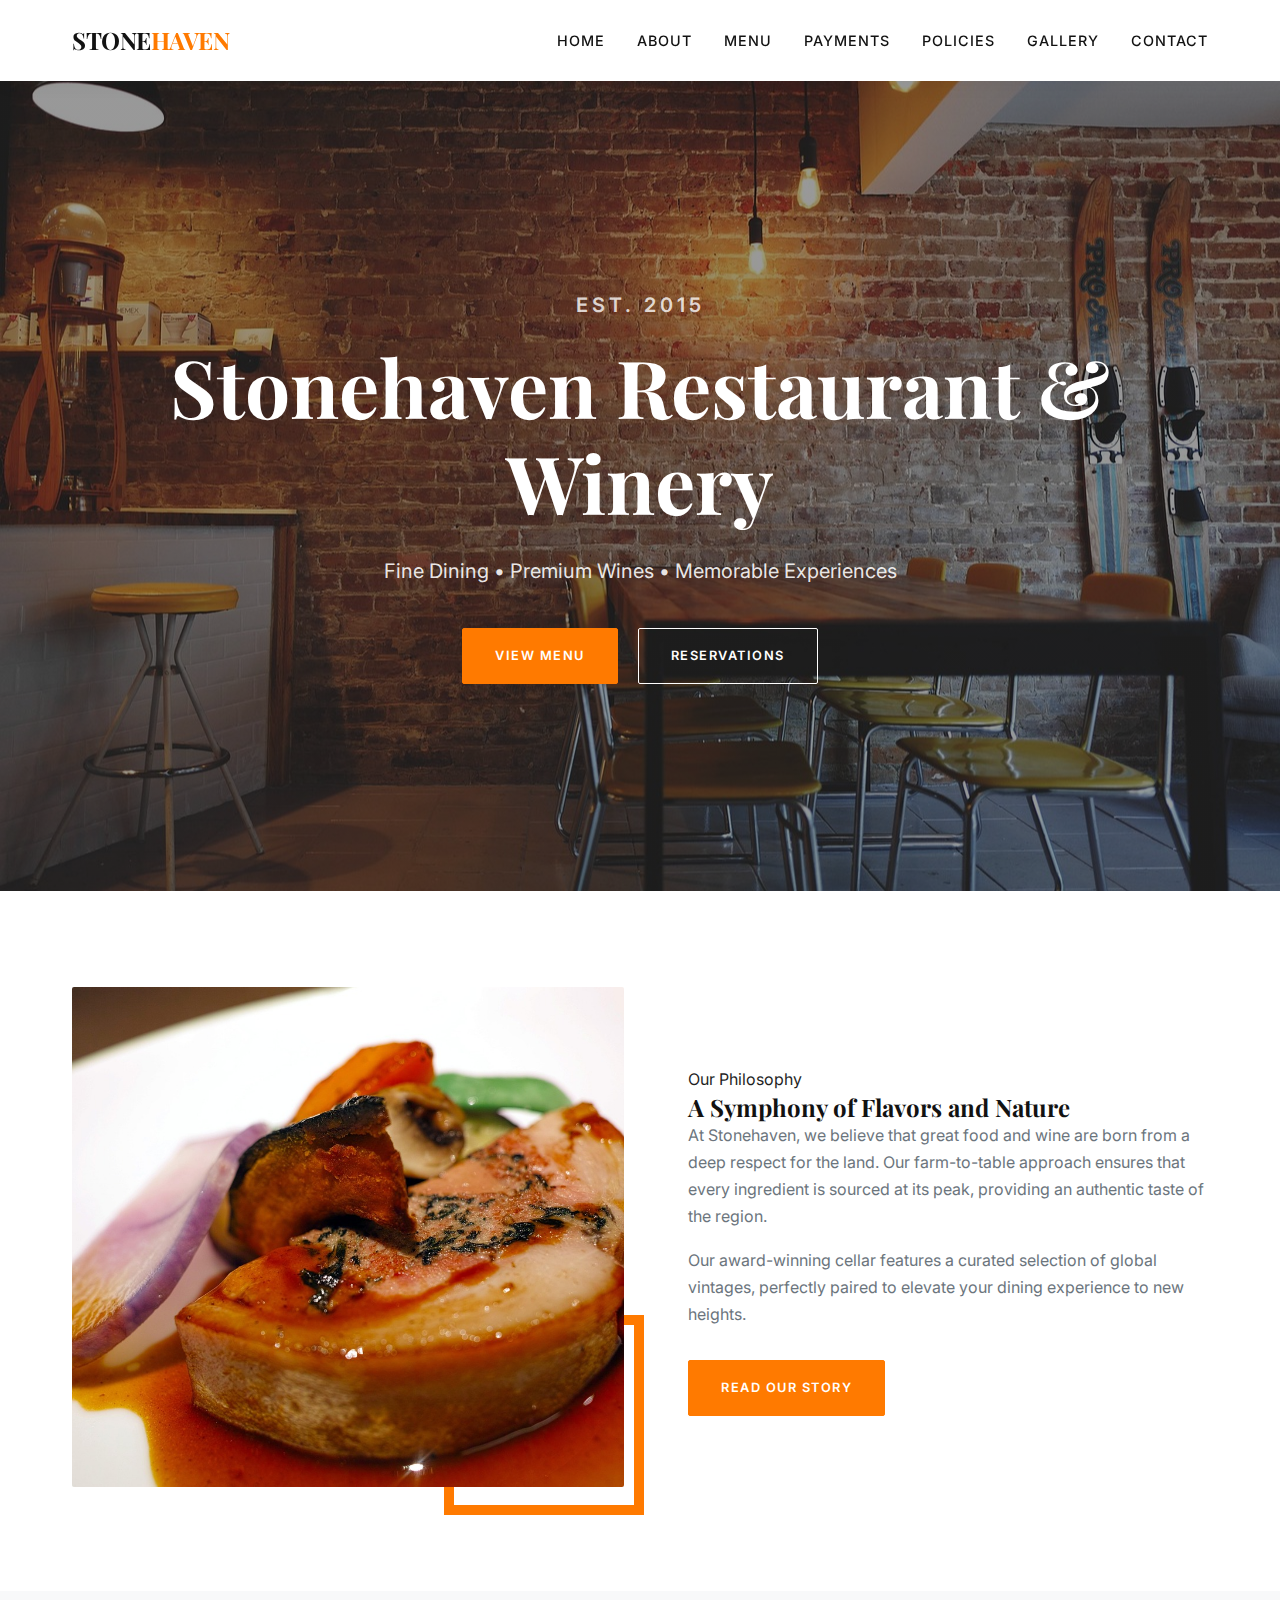
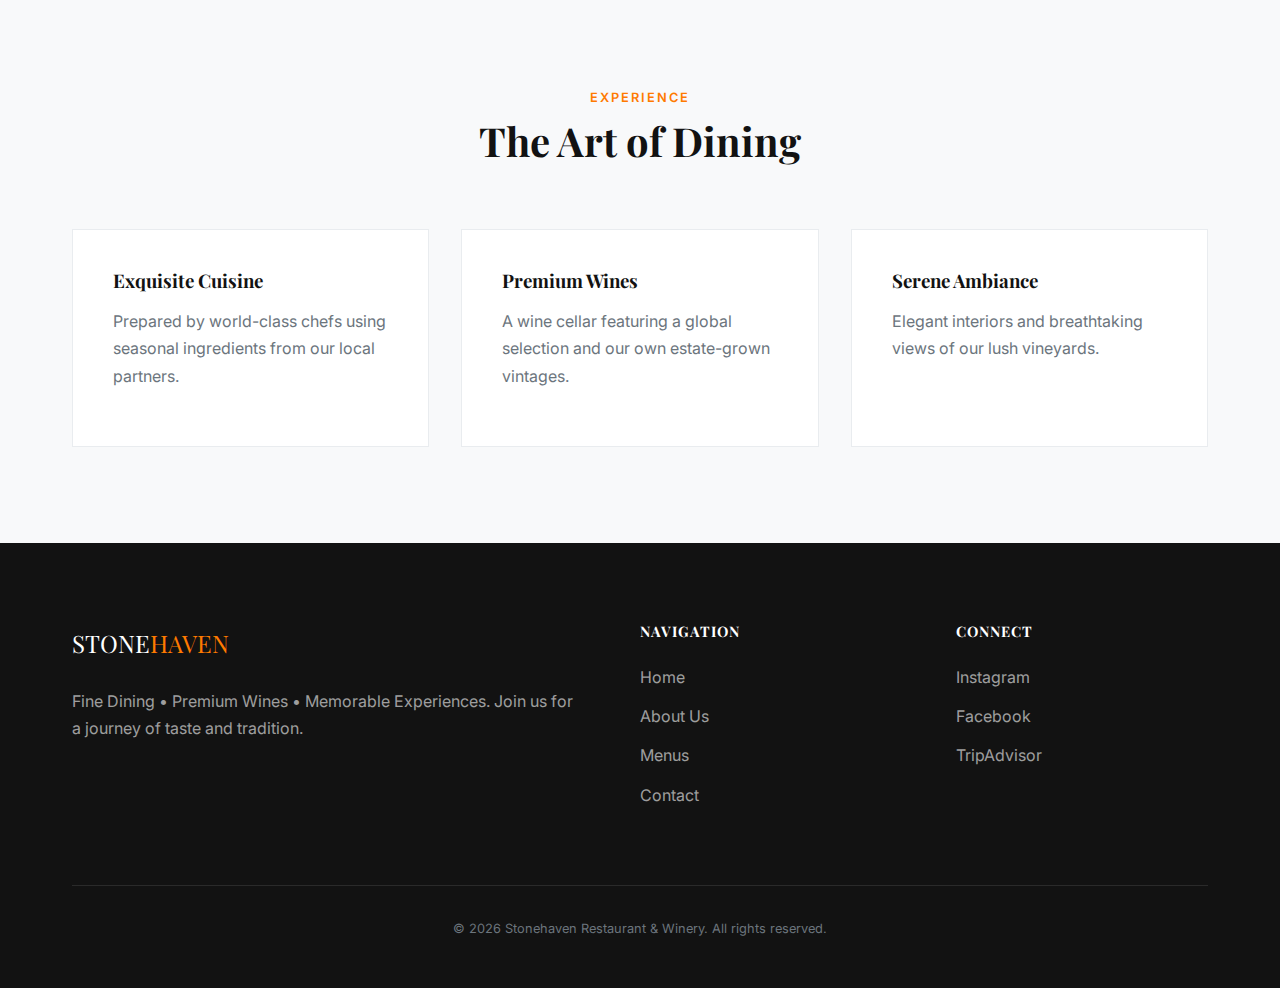
<file: index.html>
<!DOCTYPE html>
<html lang="en">
<head>
    <meta charset="UTF-8">
    <meta name="viewport" content="width=device-width, initial-scale=1.0">
    <title>Stonehaven Restaurant & Winery | Fine Dining & Premium Wines</title>
    <meta name="description" content="Experience the finest dining and premium wines at Stonehaven Restaurant & Winery. Located in the heart of the vineyard.">
    <link rel="stylesheet" href="css/style.css">
</head>
<body>
    <header>
        <div class="container">
            <a href="index.html" class="logo">STONE<span>HAVEN</span></a>
            <div class="hamburger">☰</div>
            <nav>
                <ul class="nav-menu">
                    <li><a href="index.html">Home</a></li>
                    <li><a href="about.html">About</a></li>
                    <li><a href="menu.html">Menu</a></li>
                    <li><a href="payments.html">Payments</a></li>
                    <li><a href="events.html">Policies</a></li>
                    <li><a href="gallery.html">Gallery</a></li>
                    <li><a href="contact.html">Contact</a></li>
                </ul>
            </nav>
        </div>
    </header>

    <main>
        <section class="hero">
            <div class="container">
                <p class="subtitle" style="color: rgba(255,255,255,0.8); letter-spacing: 4px; text-transform: uppercase; font-weight: 600; margin-bottom: 1rem;">Est. 2015</p>
                <h1>Stonehaven Restaurant & Winery</h1>
                <p>Fine Dining • Premium Wines • Memorable Experiences</p>
                <div class="hero-btns">
                    <a href="menu.html" class="btn">View Menu</a>
                    <a href="contact.html" class="btn btn-outline" style="margin-left: 1rem;">Reservations</a>
                </div>
            </div>
        </section>

        <section class="intro">
            <div class="container">
                <div class="grid grid-2" style="align-items: center;">
                    <div class="intro-image" style="position: relative;">
                        <img src="assets/images/food-1.jpg" alt="Fine Dining" style="width: 100%; height: 500px; object-fit: cover; border-radius: 2px;">
                        <div style="position: absolute; bottom: -20px; right: -20px; width: 200px; height: 200px; border: 10px solid var(--primary); z-index: -1;"></div>
                    </div>
                    <div class="intro-text" style="padding-left: 2rem;">
                        <span class="subtitle">Our Philosophy</span>
                        <h2>A Symphony of Flavors and Nature</h2>
                        <p>At Stonehaven, we believe that great food and wine are born from a deep respect for the land. Our farm-to-table approach ensures that every ingredient is sourced at its peak, providing an authentic taste of the region.</p>
                        <p>Our award-winning cellar features a curated selection of global vintages, perfectly paired to elevate your dining experience to new heights.</p>
                        <a href="about.html" class="btn" style="margin-top: 1rem;">Read Our Story</a>
                    </div>
                </div>
            </div>
        </section>

        <section style="background-color: var(--gray-light);">
            <div class="container">
                <div class="section-header">
                    <span class="subtitle">Experience</span>
                    <h2>The Art of Dining</h2>
                </div>
                <div class="grid grid-3">
                    <div class="card">
                        <h3 style="margin-bottom: 1rem;">Exquisite Cuisine</h3>
                        <p>Prepared by world-class chefs using seasonal ingredients from our local partners.</p>
                    </div>
                    <div class="card">
                        <h3 style="margin-bottom: 1rem;">Premium Wines</h3>
                        <p>A wine cellar featuring a global selection and our own estate-grown vintages.</p>
                    </div>
                    <div class="card">
                        <h3 style="margin-bottom: 1rem;">Serene Ambiance</h3>
                        <p>Elegant interiors and breathtaking views of our lush vineyards.</p>
                    </div>
                </div>
            </div>
        </section>
    </main>

    <footer>
        <div class="container">
            <div class="footer-grid">
                <div>
                    <div class="footer-logo">STONE<span>HAVEN</span></div>
                    <p style="color: rgba(255,255,255,0.6);">Fine Dining • Premium Wines • Memorable Experiences. Join us for a journey of taste and tradition.</p>
                </div>
                <div>
                    <h4>Navigation</h4>
                    <ul>
                        <li><a href="index.html">Home</a></li>
                        <li><a href="about.html">About Us</a></li>
                        <li><a href="menu.html">Menus</a></li>
                        <li><a href="contact.html">Contact</a></li>
                    </ul>
                </div>
                <div>
                    <h4>Connect</h4>
                    <ul>
                        <li><a href="#">Instagram</a></li>
                        <li><a href="#">Facebook</a></li>
                        <li><a href="#">TripAdvisor</a></li>
                    </ul>
                </div>
            </div>
            <div class="copyright">
                <p>&copy; 2026 Stonehaven Restaurant & Winery. All rights reserved.</p>
            </div>
        </div>
    </footer>

    <script src="js/script.js"></script>
</body>
</html>
</file>
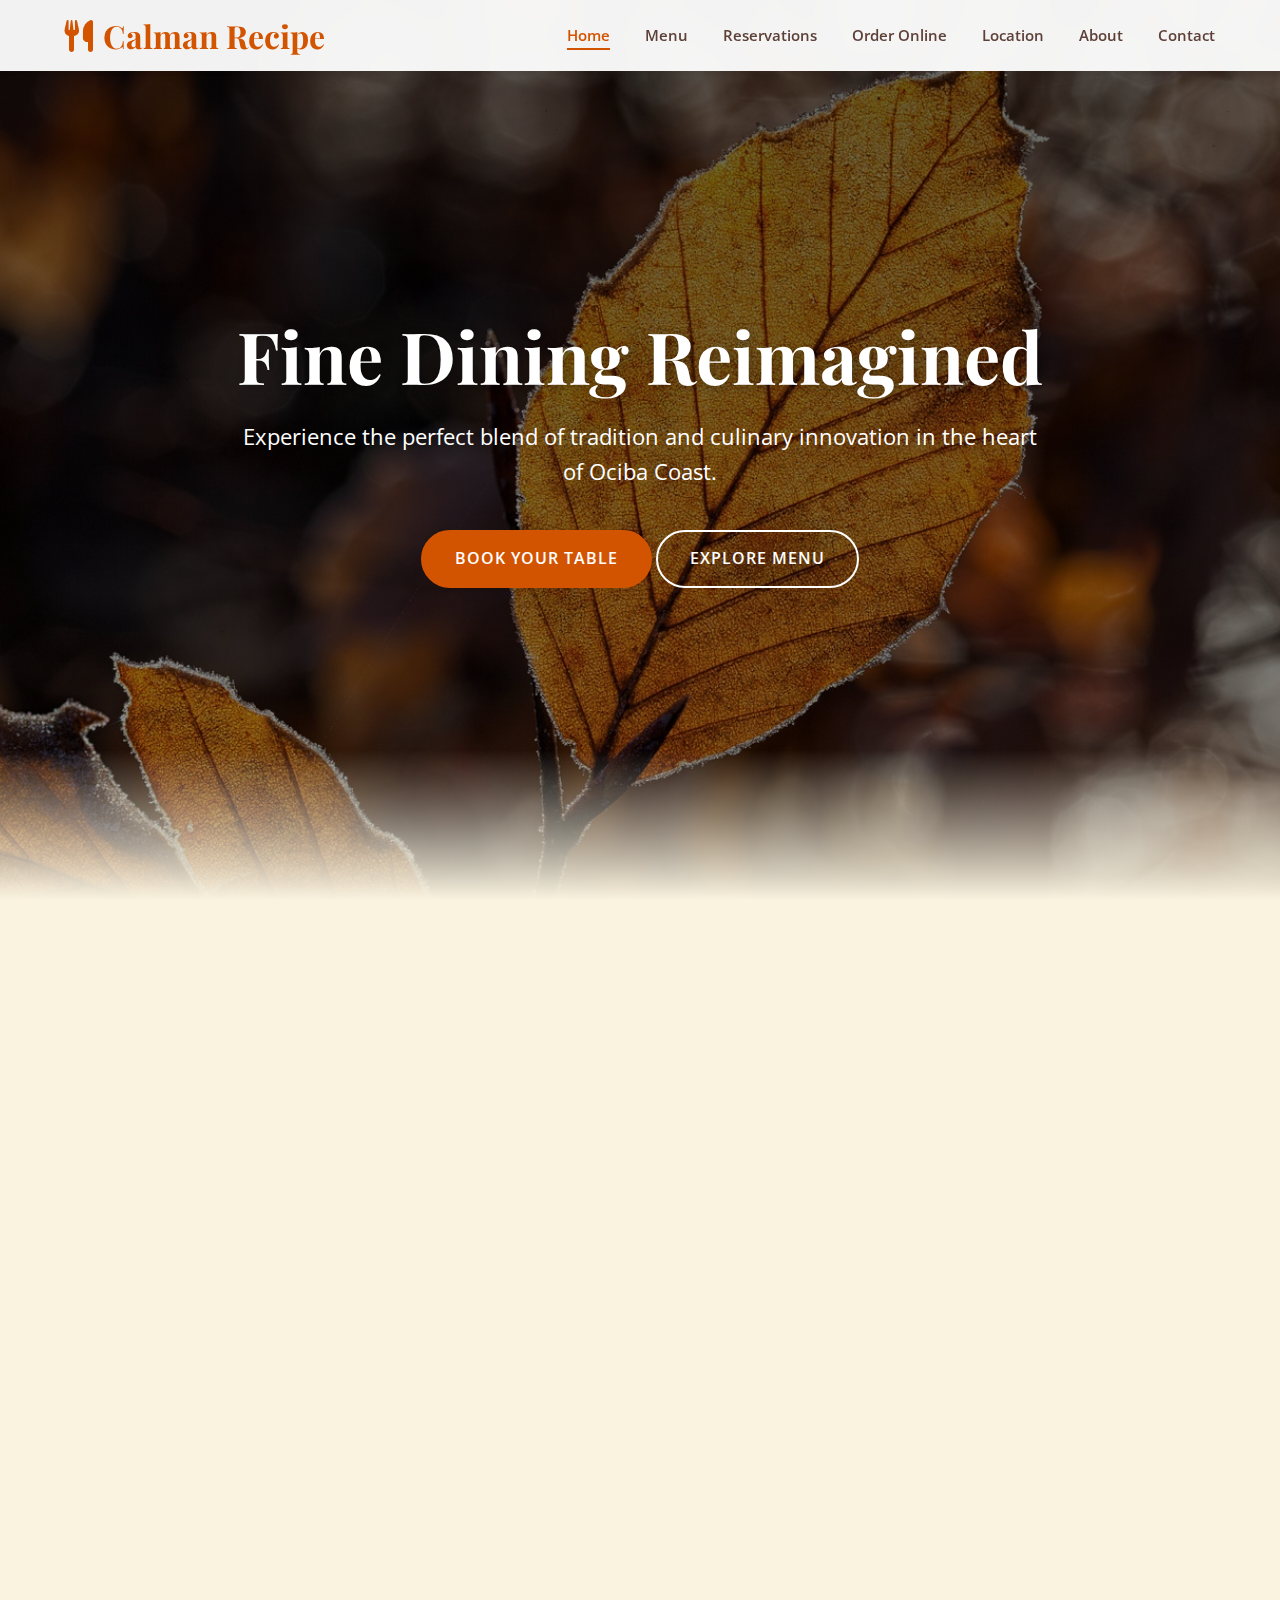
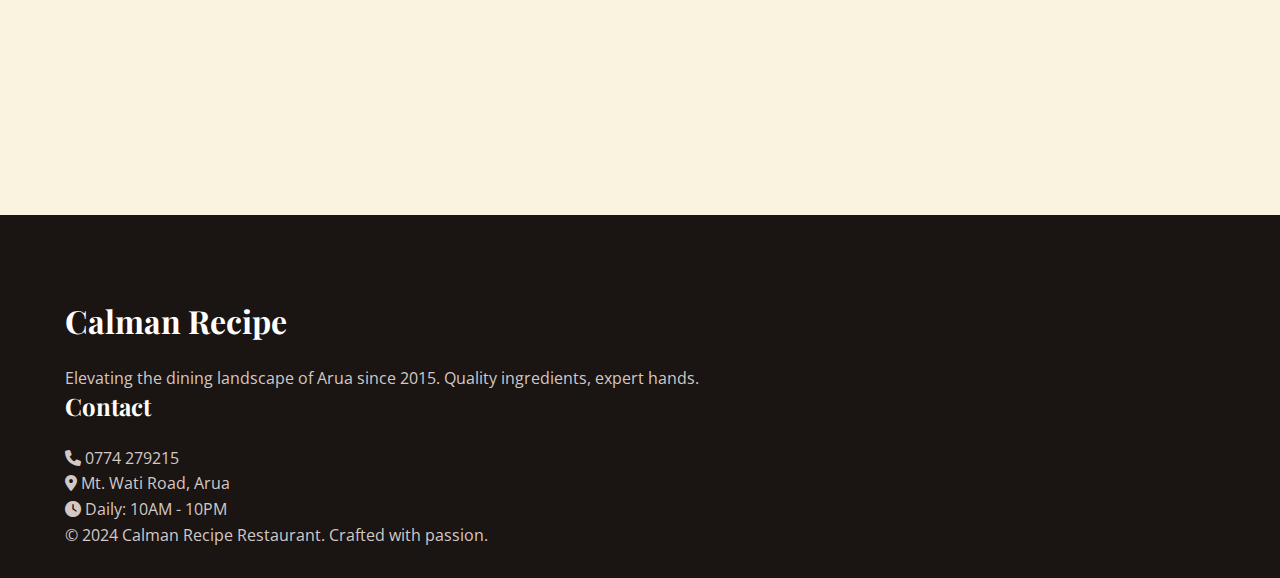
<file: restaurant3/index.html>
<!DOCTYPE html>
<html lang="en">
<head>
    <meta charset="UTF-8">
    <meta name="viewport" content="width=device-width, initial-scale=1.0">
    <title>Calman Recipe Restaurant | Authentic Dining in Arua</title>
    <link rel="stylesheet" href="css/style.css">
    <link rel="stylesheet" href="https://cdnjs.cloudflare.com/ajax/libs/font-awesome/6.0.0/css/all.min.css">
    <link href="https://fonts.googleapis.com/css2?family=Playfair+Display:wght@400;700;900&family=Open+Sans:wght@400;600;700&display=swap" rel="stylesheet">
</head>
<body>
    <header>
        <div class="container navbar">
            <a href="index.html" class="logo">
                <i class="fas fa-utensils"></i> Calman Recipe
            </a>
            <div class="hamburger"><i class="fas fa-bars"></i></div>
            <nav>
                <ul class="nav-links">
                    <li><a href="index.html" class="active">Home</a></li>
                    <li><a href="menu.html">Menu</a></li>
                    <li><a href="reservations.html">Reservations</a></li>
                    <li><a href="order.html">Order Online</a></li>
                    <li><a href="location.html">Location</a></li>
                    <li><a href="about.html">About</a></li>
                    <li><a href="contact.html">Contact</a></li>
                </ul>
            </nav>
        </div>
    </header>

    <section class="hero">
        <div class="container reveal">
            <h1>Fine Dining Reimagined</h1>
            <p>Experience the perfect blend of tradition and culinary innovation in the heart of Ociba Coast.</p>
            <div class="hero-btns">
                <a href="reservations.html" class="btn">Book Your Table</a>
                <a href="menu.html" class="btn btn-secondary">Explore Menu</a>
            </div>
        </div>
    </section>

    <section class="featured-dishes">
        <div class="container">
            <div class="section-title reveal">
                <h2>Chef's Recommendations</h2>
                <p>Our most popular seasonal creations crafted with local Arua ingredients</p>
            </div>
            <div class="dishes-grid">
                <div class="dish-card reveal">
                    <div class="dish-img"><img src="images/dish-1.jpg" alt="Dish"></div>
                    <div class="dish-info">
                        <span class="price-tag">UGX 45,000</span>
                        <h3>Arua Prime Rib</h3>
                        <p>Locally sourced beef, herb-crusted and slow-roasted to perfection.</p>
                        <a href="order.html" class="btn">Add to Order</a>
                    </div>
                </div>
                <div class="dish-card reveal">
                    <div class="dish-img"><img src="images/dish-2.jpg" alt="Dish"></div>
                    <div class="dish-info">
                        <span class="price-tag">UGX 35,000</span>
                        <h3>Seafood Linguine</h3>
                        <p>Fresh catch from the coast tossed in white wine and garlic butter.</p>
                        <a href="order.html" class="btn">Add to Order</a>
                    </div>
                </div>
                <div class="dish-card reveal">
                    <div class="dish-img"><img src="images/dish-3.jpg" alt="Dish"></div>
                    <div class="dish-info">
                        <span class="price-tag">UGX 25,000</span>
                        <h3>Harvest Bowl</h3>
                        <p>A vibrant selection of organic seasonal vegetables and grains.</p>
                        <a href="order.html" class="btn">Add to Order</a>
                    </div>
                </div>
            </div>
        </div>
    </section>

    <footer>
        <div class="container">
            <div class="footer-content">
                <div class="footer-col">
                    <a href="#" class="logo" style="color: white; margin-bottom: 20px;">Calman Recipe</a>
                    <p>Elevating the dining landscape of Arua since 2015. Quality ingredients, expert hands.</p>
                </div>
                <div class="footer-col">
                    <h3>Contact</h3>
                    <p><i class="fas fa-phone"></i> 0774 279215</p>
                    <p><i class="fas fa-map-marker-alt"></i> Mt. Wati Road, Arua</p>
                    <p><i class="fas fa-clock"></i> Daily: 10AM - 10PM</p>
                </div>
            </div>
            <div class="copyright">
                <p>&copy; 2024 Calman Recipe Restaurant. Crafted with passion.</p>
            </div>
        </div>
    </footer>
    <script src="js/main.js"></script>
</body>
</html>
</file>
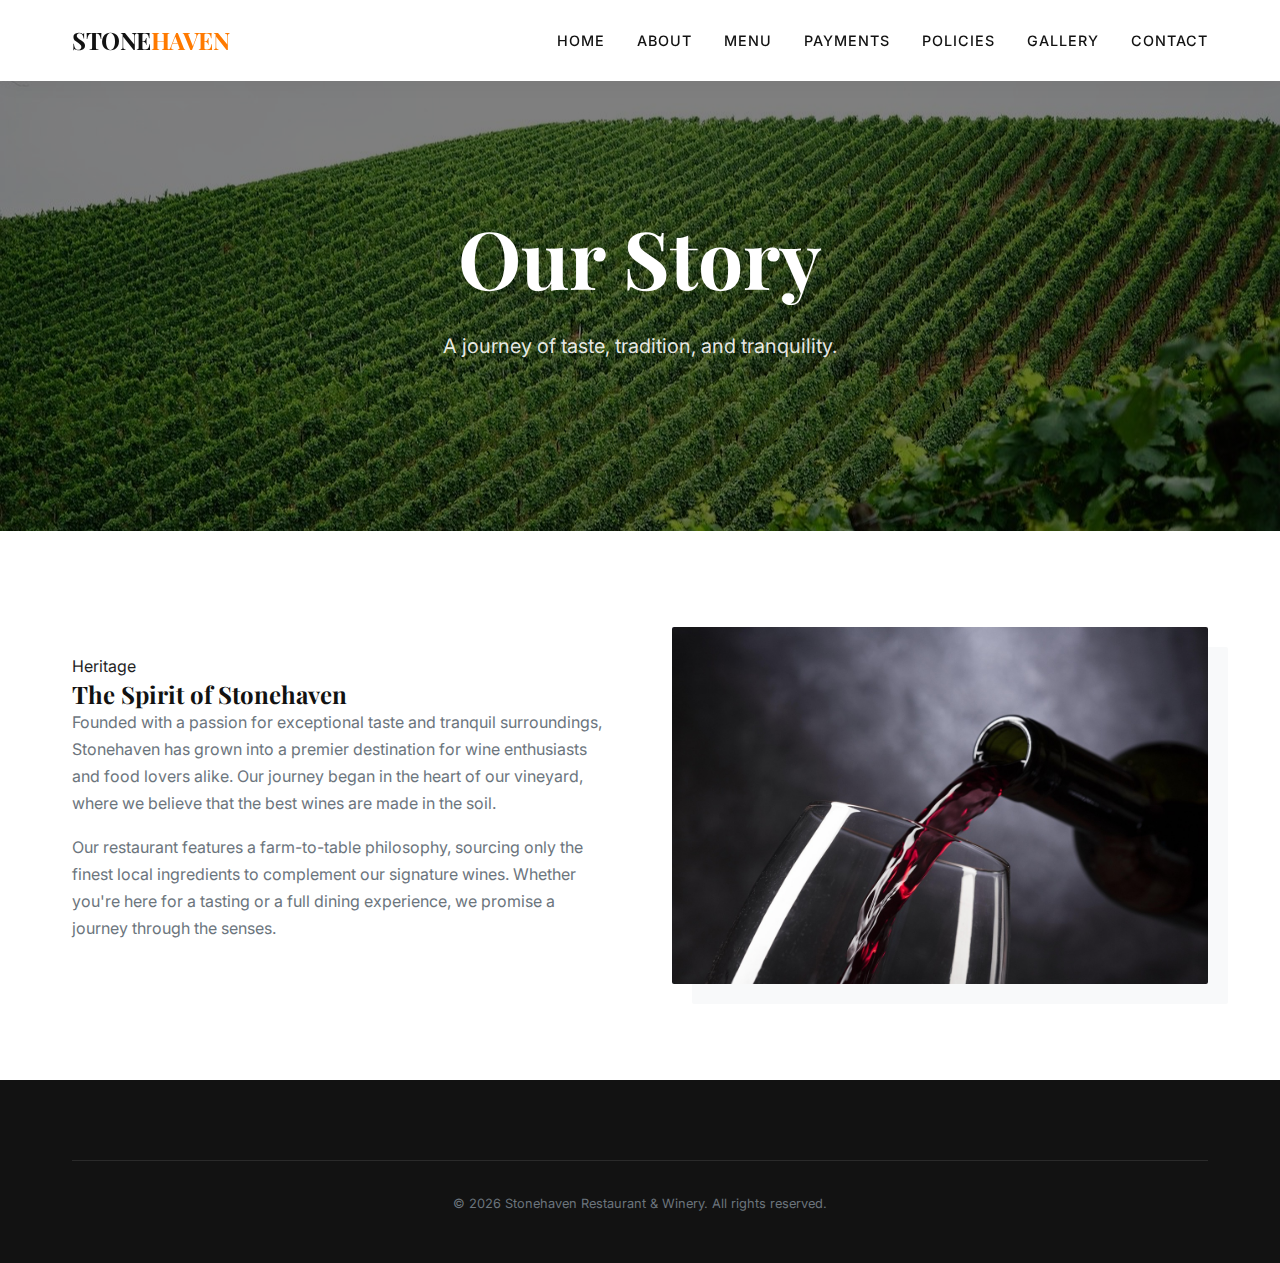
<file: about.html>
<!DOCTYPE html>
<html lang="en">
<head>
    <meta charset="UTF-8">
    <meta name="viewport" content="width=device-width, initial-scale=1.0">
    <title>About Us | Stonehaven Restaurant & Winery</title>
    <link rel="stylesheet" href="css/style.css">
</head>
<body>
    <header>
        <div class="container">
            <a href="index.html" class="logo">STONE<span>HAVEN</span></a>
            <div class="hamburger">☰</div>
            <nav>
                <ul class="nav-menu">
                    <li><a href="index.html">Home</a></li>
                    <li><a href="about.html">About</a></li>
                    <li><a href="menu.html">Menu</a></li>
                    <li><a href="payments.html">Payments</a></li>
                    <li><a href="events.html">Policies</a></li>
                    <li><a href="gallery.html">Gallery</a></li>
                    <li><a href="contact.html">Contact</a></li>
                </ul>
            </nav>
        </div>
    </header>

    <main>
        <section class="hero" style="height: 50vh; background-image: linear-gradient(rgba(0,0,0,0.5), rgba(0,0,0,0.5)), url('assets/images/vineyard.jpg');">
            <div class="container">
                <h1>Our Story</h1>
                <p>A journey of taste, tradition, and tranquility.</p>
            </div>
        </section>

        <section>
            <div class="container">
                <div class="grid grid-2" style="align-items: center; gap: 4rem;">
                    <div>
                        <span class="subtitle">Heritage</span>
                        <h2>The Spirit of Stonehaven</h2>
                        <p>Founded with a passion for exceptional taste and tranquil surroundings, Stonehaven has grown into a premier destination for wine enthusiasts and food lovers alike. Our journey began in the heart of our vineyard, where we believe that the best wines are made in the soil.</p>
                        <p>Our restaurant features a farm-to-table philosophy, sourcing only the finest local ingredients to complement our signature wines. Whether you're here for a tasting or a full dining experience, we promise a journey through the senses.</p>
                    </div>
                    <img src="assets/images/wine-pour.jpg" alt="Wine Pour" style="width: 100%; border-radius: 2px; box-shadow: 20px 20px 0 var(--gray-light);">
                </div>
            </div>
        </section>
    </main>

    <footer>
        <div class="container">
            <div class="copyright">
                <p>&copy; 2026 Stonehaven Restaurant & Winery. All rights reserved.</p>
            </div>
        </div>
    </footer>

    <script src="js/script.js"></script>
</body>
</html>
</file>
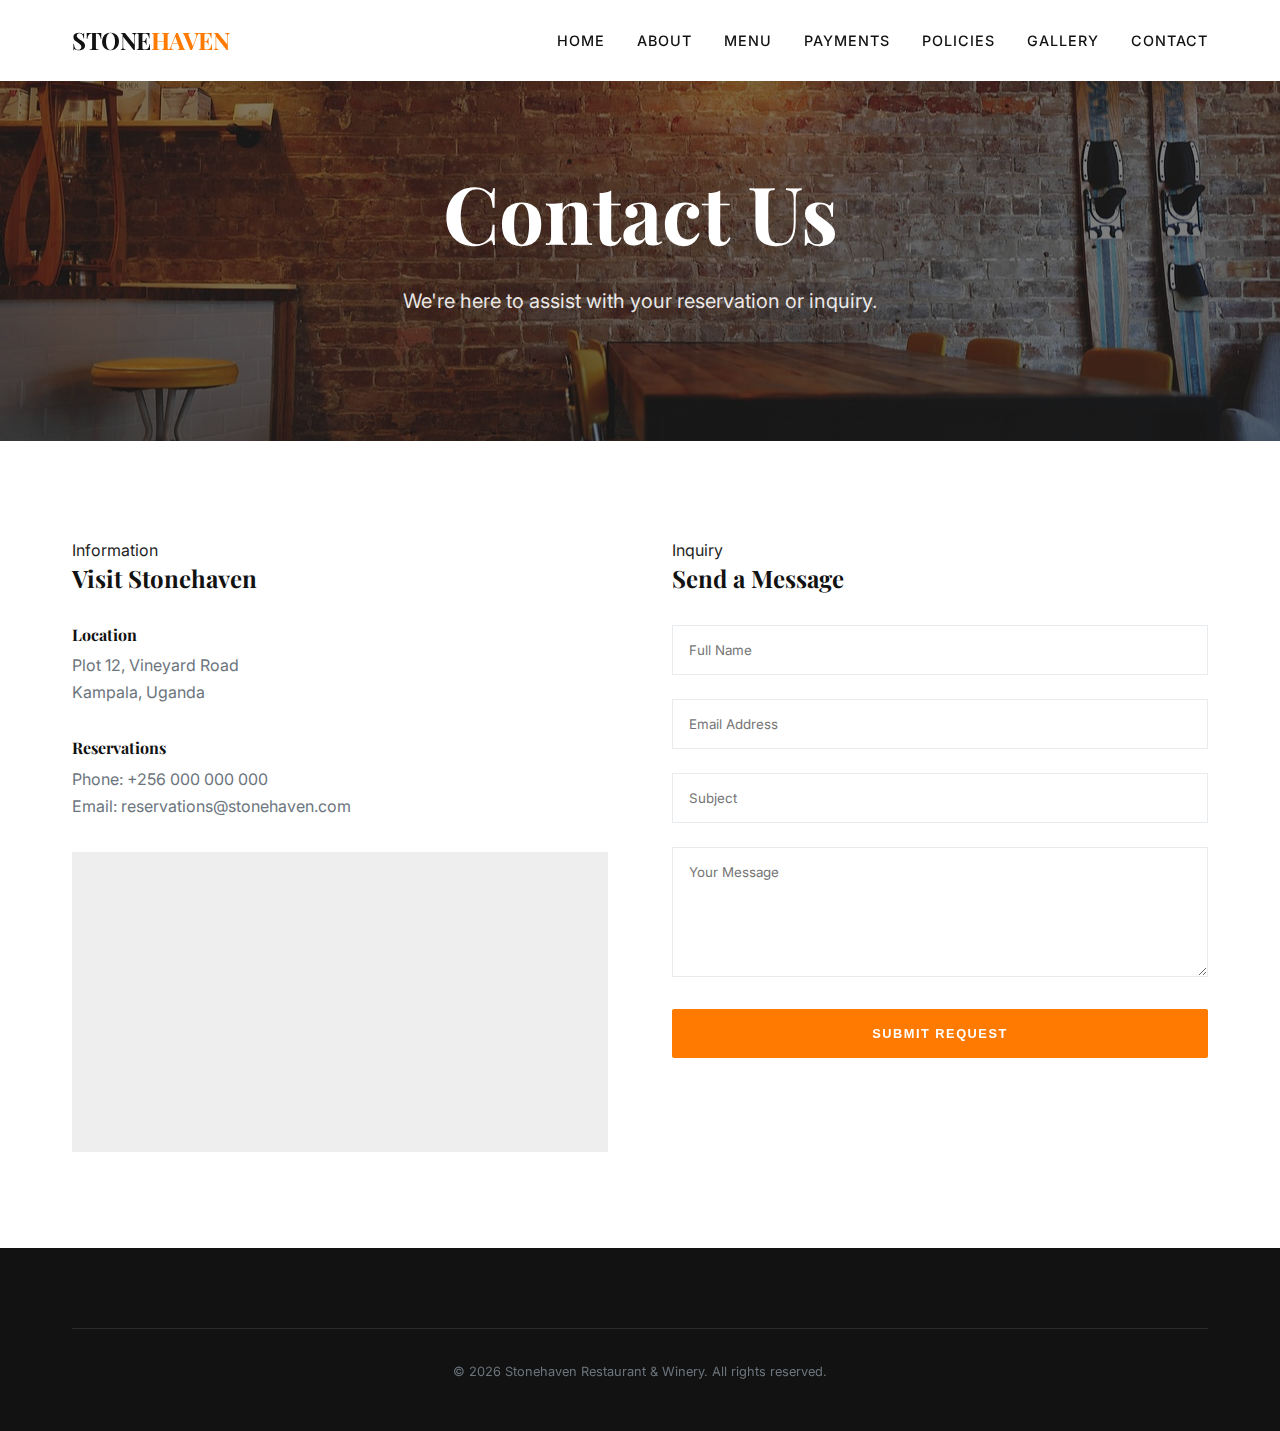
<file: contact.html>
<!DOCTYPE html>
<html lang="en">
<head>
    <meta charset="UTF-8">
    <meta name="viewport" content="width=device-width, initial-scale=1.0">
    <title>Contact | Stonehaven Restaurant & Winery</title>
    <link rel="stylesheet" href="css/style.css">
    <style>
        .contact-grid {
            display: grid;
            grid-template-columns: 1fr 1fr;
            gap: 4rem;
        }
        form input, form textarea {
            width: 100%;
            padding: 1rem;
            margin-bottom: 1.5rem;
            border: 1px solid var(--border);
            font-family: inherit;
            transition: var(--transition);
        }
        form input:focus, form textarea:focus {
            outline: none;
            border-color: var(--primary);
        }
        @media (max-width: 768px) {
            .contact-grid { grid-template-columns: 1fr; }
        }
    </style>
</head>
<body>
    <header>
        <div class="container">
            <a href="index.html" class="logo">STONE<span>HAVEN</span></a>
            <div class="hamburger">☰</div>
            <nav>
                <ul class="nav-menu">
                    <li><a href="index.html">Home</a></li>
                    <li><a href="about.html">About</a></li>
                    <li><a href="menu.html">Menu</a></li>
                    <li><a href="payments.html">Payments</a></li>
                    <li><a href="events.html">Policies</a></li>
                    <li><a href="gallery.html">Gallery</a></li>
                    <li><a href="contact.html">Contact</a></li>
                </ul>
            </nav>
        </div>
    </header>

    <main>
        <section class="hero" style="height: 40vh; background-image: linear-gradient(rgba(0,0,0,0.5), rgba(0,0,0,0.5)), url('assets/images/hero.jpg');">
            <div class="container">
                <h1>Contact Us</h1>
                <p>We're here to assist with your reservation or inquiry.</p>
            </div>
        </section>

        <section>
            <div class="container">
                <div class="contact-grid">
                    <div>
                        <span class="subtitle">Information</span>
                        <h2 style="margin-bottom: 2rem;">Visit Stonehaven</h2>
                        <div style="margin-bottom: 2rem;">
                            <h4 style="margin-bottom: 0.5rem;">Location</h4>
                            <p>Plot 12, Vineyard Road<br>Kampala, Uganda</p>
                        </div>
                        <div style="margin-bottom: 2rem;">
                            <h4 style="margin-bottom: 0.5rem;">Reservations</h4>
                            <p>Phone: +256 000 000 000<br>Email: reservations@stonehaven.com</p>
                        </div>
                        <div style="height: 300px; background: #eee;">
                            <iframe src="https://www.google.com/maps/embed?pb=!1m18!1m12!1m3!1d15959.02677465922!2d32.5802271!3d0.3136111!2m3!1f0!2f0!3f0!3m2!1i1024!2i768!4f13.1!3m3!1m2!1s0x177dbb84c8f5f4b5%3A0xc0d2e8e078c8e8e8!2sKampala!5e0!3m2!1sen!2sug!4v1700000000000" width="100%" height="100%" style="border:0;" allowfullscreen="" loading="lazy"></iframe>
                        </div>
                    </div>
                    <div>
                        <span class="subtitle">Inquiry</span>
                        <h2 style="margin-bottom: 2rem;">Send a Message</h2>
                        <form>
                            <input type="text" placeholder="Full Name" required>
                            <input type="email" placeholder="Email Address" required>
                            <input type="text" placeholder="Subject">
                            <textarea rows="6" placeholder="Your Message" required></textarea>
                            <button type="submit" class="btn" style="width: 100%;">Submit Request</button>
                        </form>
                    </div>
                </div>
            </div>
        </section>
    </main>

    <footer>
        <div class="container">
            <div class="copyright">
                <p>&copy; 2026 Stonehaven Restaurant & Winery. All rights reserved.</p>
            </div>
        </div>
    </footer>

    <script src="js/script.js"></script>
</body>
</html>
</file>
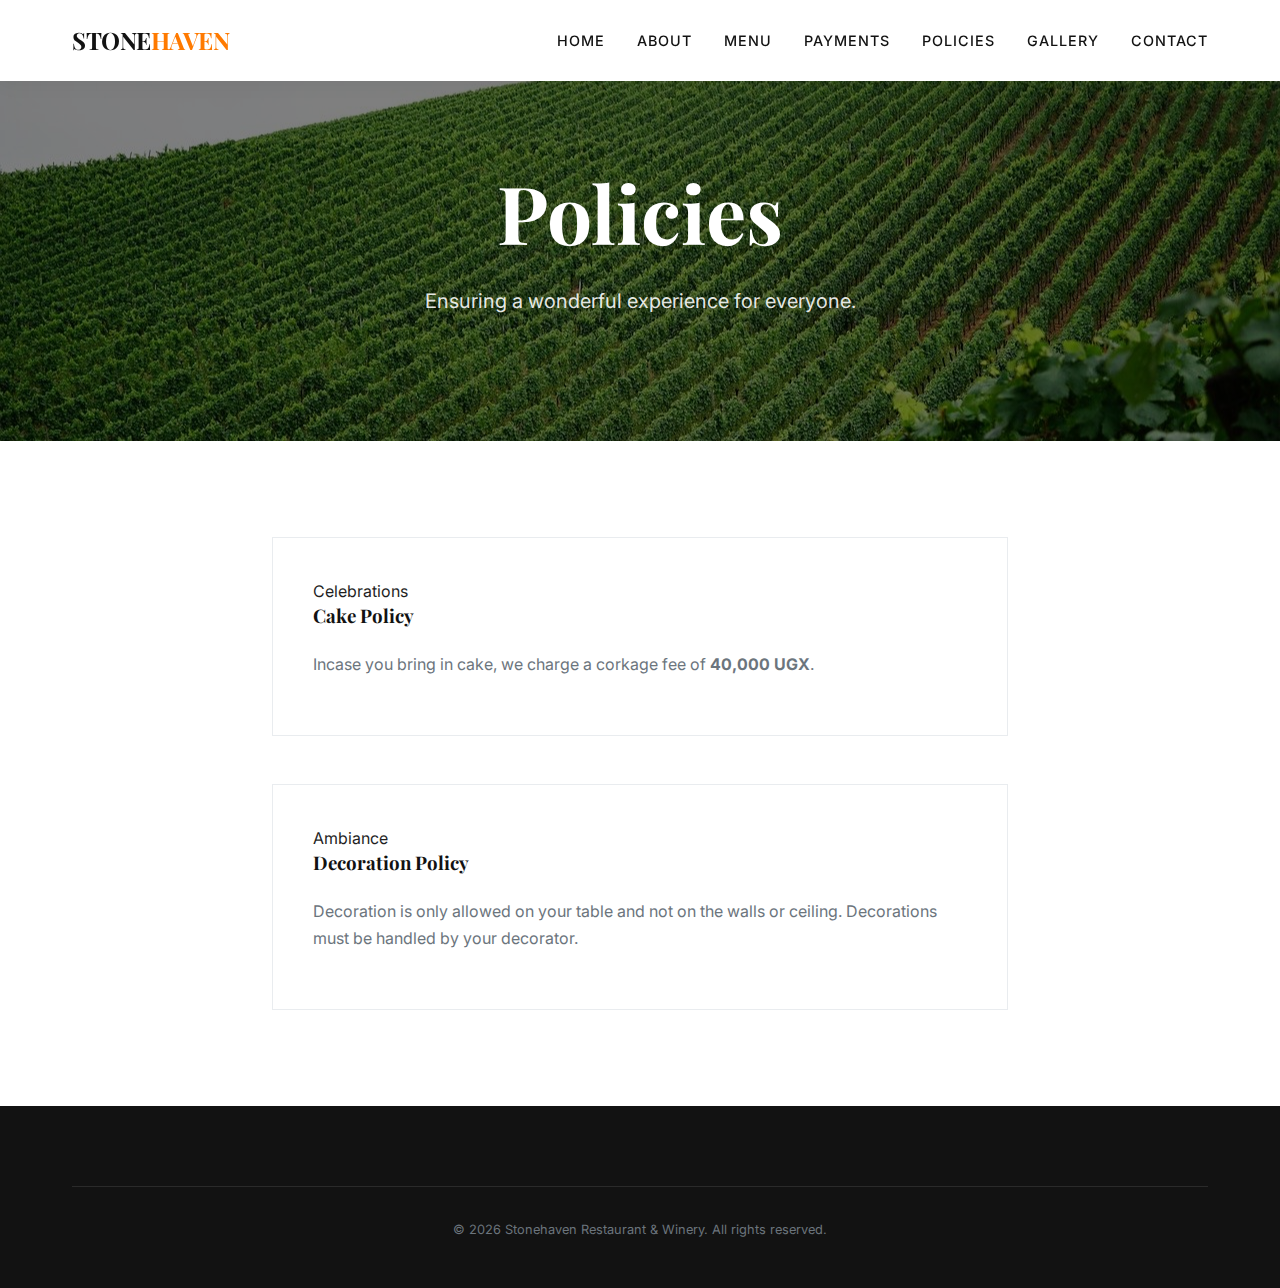
<file: events.html>
<!DOCTYPE html>
<html lang="en">
<head>
    <meta charset="UTF-8">
    <meta name="viewport" content="width=device-width, initial-scale=1.0">
    <title>Policies | Stonehaven Restaurant & Winery</title>
    <link rel="stylesheet" href="css/style.css">
</head>
<body>
    <header>
        <div class="container">
            <a href="index.html" class="logo">STONE<span>HAVEN</span></a>
            <div class="hamburger">☰</div>
            <nav>
                <ul class="nav-menu">
                    <li><a href="index.html">Home</a></li>
                    <li><a href="about.html">About</a></li>
                    <li><a href="menu.html">Menu</a></li>
                    <li><a href="payments.html">Payments</a></li>
                    <li><a href="events.html">Policies</a></li>
                    <li><a href="gallery.html">Gallery</a></li>
                    <li><a href="contact.html">Contact</a></li>
                </ul>
            </nav>
        </div>
    </header>

    <main>
        <section class="hero" style="height: 40vh; background-image: linear-gradient(rgba(0,0,0,0.5), rgba(0,0,0,0.5)), url('assets/images/vineyard.jpg');">
            <div class="container">
                <h1>Policies</h1>
                <p>Ensuring a wonderful experience for everyone.</p>
            </div>
        </section>

        <section>
            <div class="container" style="max-width: 800px;">
                <div class="card" style="margin-bottom: 3rem;">
                    <span class="subtitle">Celebrations</span>
                    <h3 style="margin-bottom: 1.5rem;">Cake Policy</h3>
                    <p>Incase you bring in cake, we charge a corkage fee of <strong>40,000 UGX</strong>.</p>
                </div>

                <div class="card">
                    <span class="subtitle">Ambiance</span>
                    <h3 style="margin-bottom: 1.5rem;">Decoration Policy</h3>
                    <p>Decoration is only allowed on your table and not on the walls or ceiling. Decorations must be handled by your decorator.</p>
                </div>
            </div>
        </section>
    </main>

    <footer>
        <div class="container">
            <div class="copyright">
                <p>&copy; 2026 Stonehaven Restaurant & Winery. All rights reserved.</p>
            </div>
        </div>
    </footer>

    <script src="js/script.js"></script>
</body>
</html>
</file>
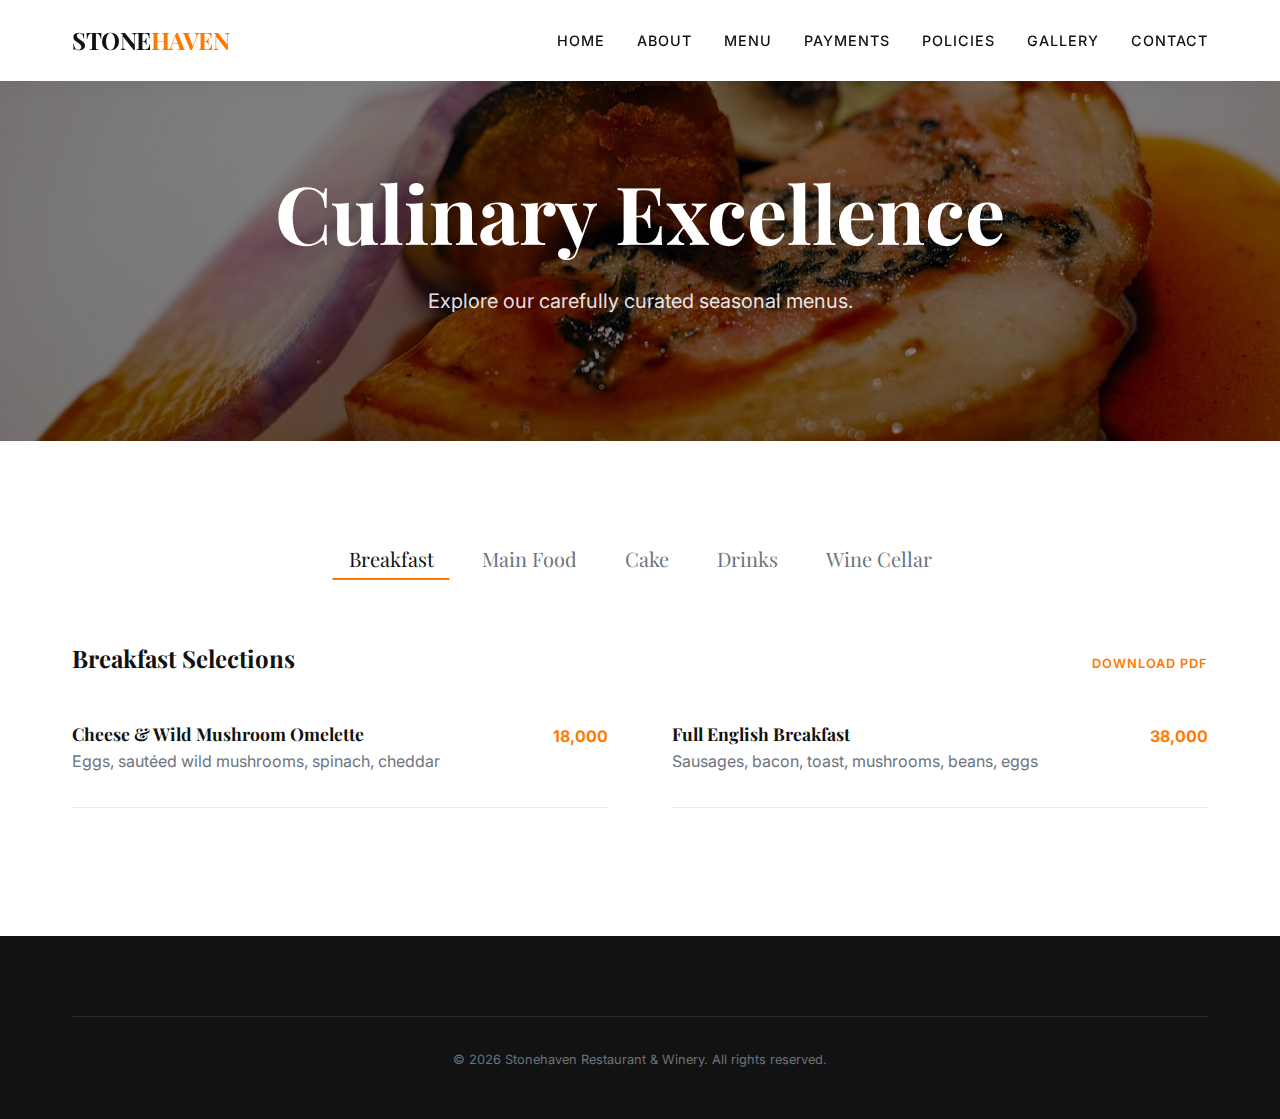
<file: menu.html>
<!DOCTYPE html>
<html lang="en">
<head>
    <meta charset="UTF-8">
    <meta name="viewport" content="width=device-width, initial-scale=1.0">
    <title>Menu | Stonehaven Restaurant & Winery</title>
    <link rel="stylesheet" href="css/style.css">
</head>
<body>
    <header>
        <div class="container">
            <a href="index.html" class="logo">STONE<span>HAVEN</span></a>
            <div class="hamburger">☰</div>
            <nav>
                <ul class="nav-menu">
                    <li><a href="index.html">Home</a></li>
                    <li><a href="about.html">About</a></li>
                    <li><a href="menu.html">Menu</a></li>
                    <li><a href="payments.html">Payments</a></li>
                    <li><a href="events.html">Policies</a></li>
                    <li><a href="gallery.html">Gallery</a></li>
                    <li><a href="contact.html">Contact</a></li>
                </ul>
            </nav>
        </div>
    </header>

    <main>
        <section class="hero" style="height: 40vh; background-image: linear-gradient(rgba(0,0,0,0.5), rgba(0,0,0,0.5)), url('assets/images/food-1.jpg');">
            <div class="container">
                <h1>Culinary Excellence</h1>
                <p>Explore our carefully curated seasonal menus.</p>
            </div>
        </section>

        <section>
            <div class="container">
                <div class="menu-tabs">
                    <button class="tab-btn active" data-target="breakfast">Breakfast</button>
                    <button class="tab-btn" data-target="food">Main Food</button>
                    <button class="tab-btn" data-target="cake">Cake</button>
                    <button class="tab-btn" data-target="drinks">Drinks</button>
                    <button class="tab-btn" data-target="wine">Wine Cellar</button>
                </div>

                <div id="breakfast" class="menu-section active">
                    <div style="display: flex; justify-content: space-between; align-items: baseline; margin-bottom: 3rem;">
                        <h2>Breakfast Selections</h2>
                        <a href="assets/STONEHAVEN_BREAKFAST_MENU_2023.pdf" style="color: var(--primary); text-decoration: none; font-weight: 600; font-size: 0.8rem; text-transform: uppercase; letter-spacing: 1px;">Download PDF</a>
                    </div>
                    <div class="grid grid-2" style="gap: 4rem;">
                        <div class="menu-item">
                            <div>
                                <h4>Cheese & Wild Mushroom Omelette</h4>
                                <p>Eggs, sautéed wild mushrooms, spinach, cheddar</p>
                            </div>
                            <span class="price">18,000</span>
                        </div>
                        <div class="menu-item">
                            <div>
                                <h4>Full English Breakfast</h4>
                                <p>Sausages, bacon, toast, mushrooms, beans, eggs</p>
                            </div>
                            <span class="price">38,000</span>
                        </div>
                    </div>
                </div>

                <div id="food" class="menu-section">
                    <div style="display: flex; justify-content: space-between; align-items: baseline; margin-bottom: 3rem;">
                        <h2>Main Course</h2>
                        <a href="assets/STONEHAVEN_FOOD_MENU_2024.pdf" style="color: var(--primary); text-decoration: none; font-weight: 600; font-size: 0.8rem; text-transform: uppercase; letter-spacing: 1px;">Download PDF</a>
                    </div>
                    <div class="grid grid-2" style="gap: 4rem;">
                        <div class="menu-item">
                            <div>
                                <h4>Chicken Bruno</h4>
                                <p>Butter-coated chicken breast, bacon, gorgonzola</p>
                            </div>
                            <span class="price">55,000</span>
                        </div>
                        <div class="menu-item">
                            <div>
                                <h4>Atlantic Fillet of Salmon</h4>
                                <p>Grilled salmon, lemon, garlic, cashew nut sauce</p>
                            </div>
                            <span class="price">77,000</span>
                        </div>
                    </div>
                </div>
            </div>
        </section>
    </main>

    <footer>
        <div class="container">
            <div class="copyright">
                <p>&copy; 2026 Stonehaven Restaurant & Winery. All rights reserved.</p>
            </div>
        </div>
    </footer>

    <script src="js/script.js"></script>
</body>
</html>
</file>
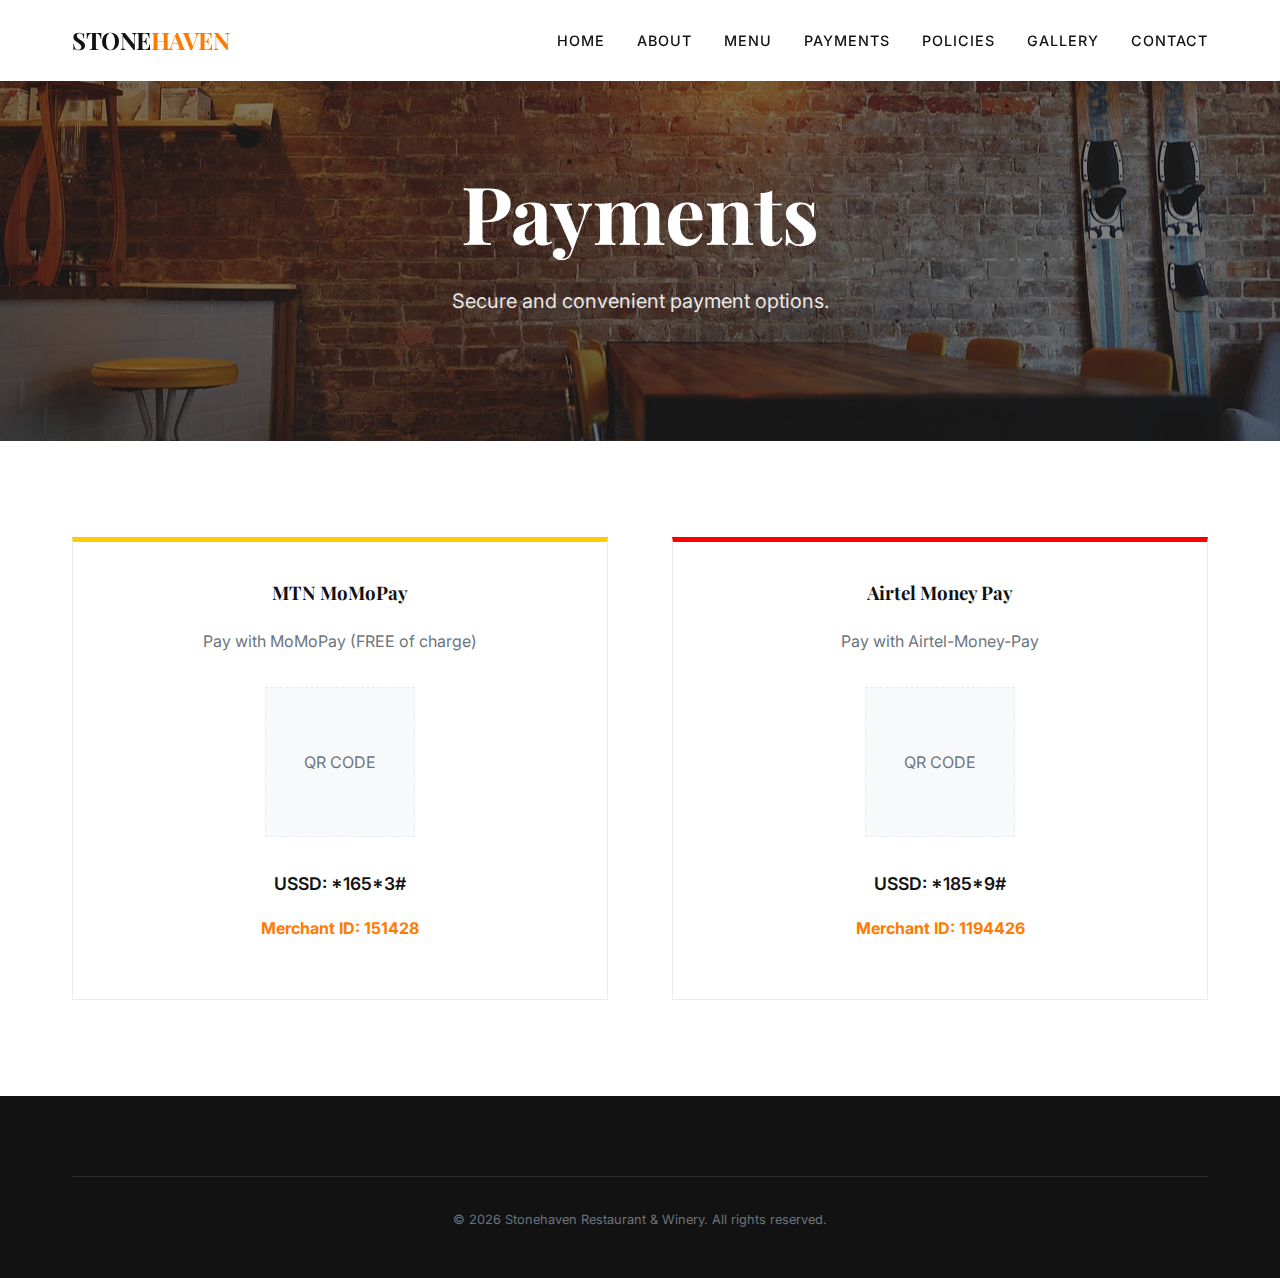
<file: payments.html>
<!DOCTYPE html>
<html lang="en">
<head>
    <meta charset="UTF-8">
    <meta name="viewport" content="width=device-width, initial-scale=1.0">
    <title>Payments | Stonehaven Restaurant & Winery</title>
    <link rel="stylesheet" href="css/style.css">
</head>
<body>
    <header>
        <div class="container">
            <a href="index.html" class="logo">STONE<span>HAVEN</span></a>
            <div class="hamburger">☰</div>
            <nav>
                <ul class="nav-menu">
                    <li><a href="index.html">Home</a></li>
                    <li><a href="about.html">About</a></li>
                    <li><a href="menu.html">Menu</a></li>
                    <li><a href="payments.html">Payments</a></li>
                    <li><a href="events.html">Policies</a></li>
                    <li><a href="gallery.html">Gallery</a></li>
                    <li><a href="contact.html">Contact</a></li>
                </ul>
            </nav>
        </div>
    </header>

    <main>
        <section class="hero" style="height: 40vh; background-image: linear-gradient(rgba(0,0,0,0.5), rgba(0,0,0,0.5)), url('assets/images/hero.jpg');">
            <div class="container">
                <h1>Payments</h1>
                <p>Secure and convenient payment options.</p>
            </div>
        </section>

        <section>
            <div class="container">
                <div class="grid grid-2" style="gap: 4rem;">
                    <div class="card" style="text-align: center; border-top: 5px solid #ffcc00;">
                        <h3 style="margin-bottom: 1.5rem;">MTN MoMoPay</h3>
                        <p style="margin-bottom: 2rem;">Pay with MoMoPay (FREE of charge)</p>
                        <div style="width: 150px; height: 150px; background: #f8f9fa; border: 1px dashed var(--border); margin: 0 auto 2rem; display: flex; align-items: center; justify-content: center; color: var(--gray);">QR CODE</div>
                        <p style="font-weight: 600; font-size: 1.1rem; color: var(--dark);">USSD: *165*3#</p>
                        <p style="color: var(--primary); font-weight: 700;">Merchant ID: 151428</p>
                    </div>
                    <div class="card" style="text-align: center; border-top: 5px solid #ff0000;">
                        <h3 style="margin-bottom: 1.5rem;">Airtel Money Pay</h3>
                        <p style="margin-bottom: 2rem;">Pay with Airtel-Money-Pay</p>
                        <div style="width: 150px; height: 150px; background: #f8f9fa; border: 1px dashed var(--border); margin: 0 auto 2rem; display: flex; align-items: center; justify-content: center; color: var(--gray);">QR CODE</div>
                        <p style="font-weight: 600; font-size: 1.1rem; color: var(--dark);">USSD: *185*9#</p>
                        <p style="color: var(--primary); font-weight: 700;">Merchant ID: 1194426</p>
                    </div>
                </div>
            </div>
        </section>
    </main>

    <footer>
        <div class="container">
            <div class="copyright">
                <p>&copy; 2026 Stonehaven Restaurant & Winery. All rights reserved.</p>
            </div>
        </div>
    </footer>

    <script src="js/script.js"></script>
</body>
</html>
</file>
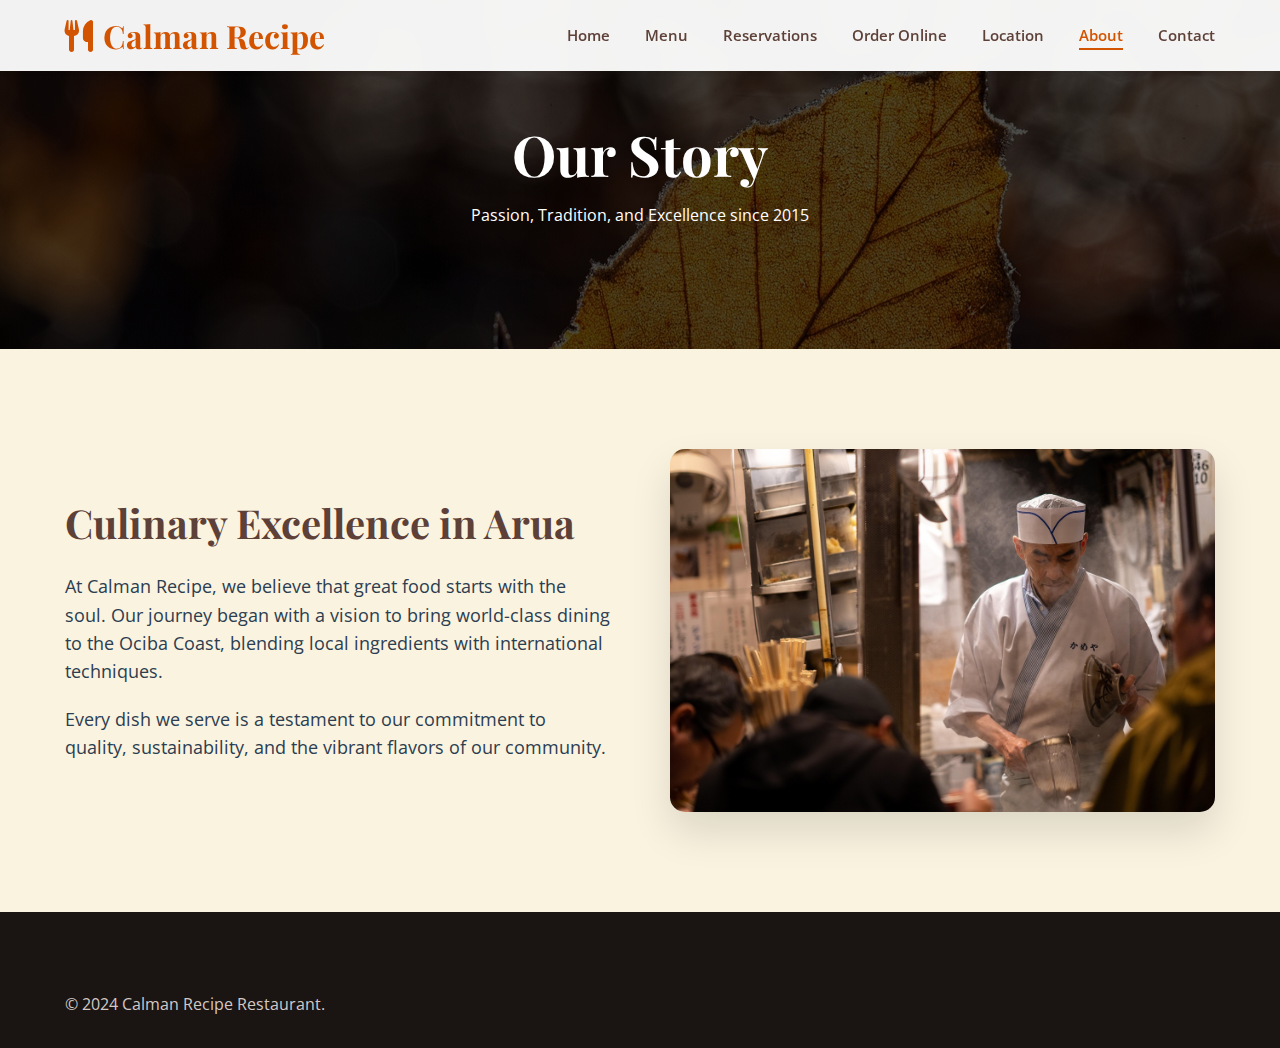
<file: restaurant3/about.html>
<!DOCTYPE html>
<html lang="en">
<head>
    <meta charset="UTF-8">
    <meta name="viewport" content="width=device-width, initial-scale=1.0">
    <title>About Us | Calman Recipe Restaurant</title>
    <link rel="stylesheet" href="css/style.css">
    <link rel="stylesheet" href="https://cdnjs.cloudflare.com/ajax/libs/font-awesome/6.0.0/css/all.min.css">
    <link href="https://fonts.googleapis.com/css2?family=Playfair+Display:wght@400;700;900&family=Open+Sans:wght@400;600;700&display=swap" rel="stylesheet">
</head>
<body>
    <header>
        <div class="container navbar">
            <a href="index.html" class="logo"><i class="fas fa-utensils"></i> Calman Recipe</a>
            <div class="hamburger"><i class="fas fa-bars"></i></div>
            <nav>
                <ul class="nav-links">
                    <li><a href="index.html">Home</a></li>
                    <li><a href="menu.html">Menu</a></li>
                    <li><a href="reservations.html">Reservations</a></li>
                    <li><a href="order.html">Order Online</a></li>
                    <li><a href="location.html">Location</a></li>
                    <li><a href="about.html" class="active">About</a></li>
                    <li><a href="contact.html">Contact</a></li>
                </ul>
            </nav>
        </div>
    </header>

    <section class="page-header" style="background: linear-gradient(rgba(0,0,0,0.7), rgba(0,0,0,0.7)), url('images/hero-bg.jpg'); background-size: cover; padding: 120px 0; text-align: center; color: white;">
        <div class="container reveal">
            <h1 style="color: white; font-size: 3.5rem;">Our Story</h1>
            <p>Passion, Tradition, and Excellence since 2015</p>
        </div>
    </section>

    <section class="about-content">
        <div class="container">
            <div style="display: grid; grid-template-columns: 1fr 1fr; gap: 60px; align-items: center;">
                <div class="reveal">
                    <h2 style="font-size: 2.5rem; margin-bottom: 25px;">Culinary Excellence in Arua</h2>
                    <p style="margin-bottom: 20px; font-size: 1.1rem;">At Calman Recipe, we believe that great food starts with the soul. Our journey began with a vision to bring world-class dining to the Ociba Coast, blending local ingredients with international techniques.</p>
                    <p style="font-size: 1.1rem;">Every dish we serve is a testament to our commitment to quality, sustainability, and the vibrant flavors of our community.</p>
                </div>
                <div class="reveal" style="border-radius: var(--radius-md); overflow: hidden; box-shadow: var(--shadow-lg);">
                    <img src="images/about-chef.jpg" alt="Chef">
                </div>
            </div>
        </div>
    </section>

    <footer>
        <div class="container">
            <div class="copyright">
                <p>&copy; 2024 Calman Recipe Restaurant.</p>
            </div>
        </div>
    </footer>
    <script src="js/main.js"></script>
</body>
</html>
</file>
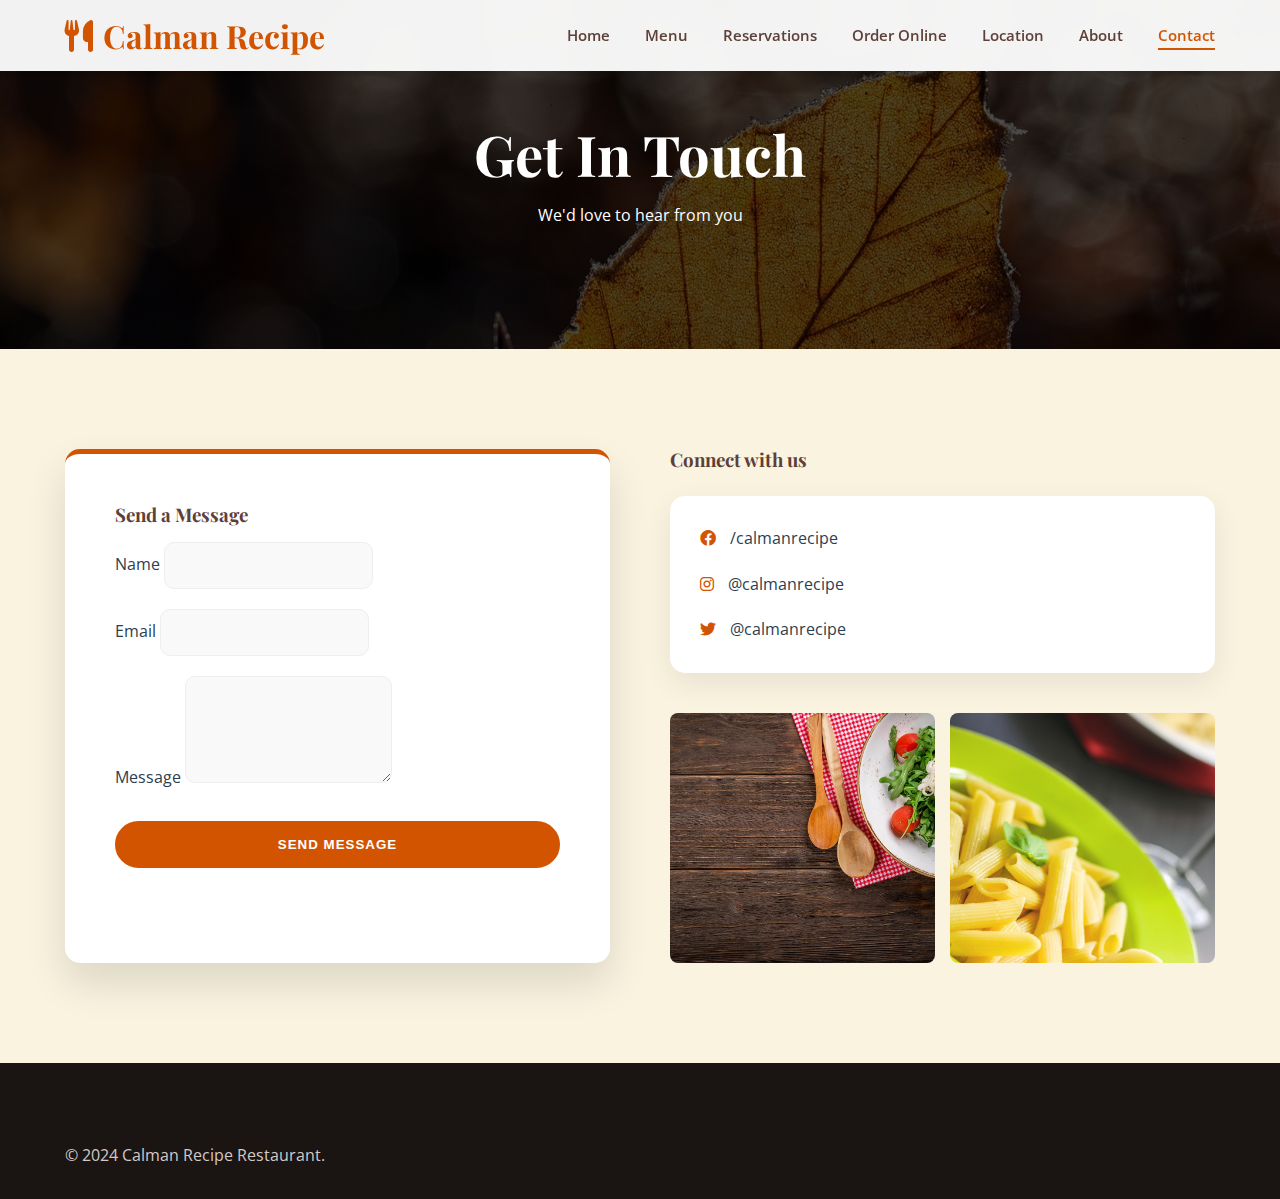
<file: restaurant3/contact.html>
<!DOCTYPE html>
<html lang="en">
<head>
    <meta charset="UTF-8">
    <meta name="viewport" content="width=device-width, initial-scale=1.0">
    <title>Contact Us | Calman Recipe Restaurant</title>
    <link rel="stylesheet" href="css/style.css">
    <link rel="stylesheet" href="https://cdnjs.cloudflare.com/ajax/libs/font-awesome/6.0.0/css/all.min.css">
    <link href="https://fonts.googleapis.com/css2?family=Playfair+Display:wght@400;700;900&family=Open+Sans:wght@400;600;700&display=swap" rel="stylesheet">
</head>
<body>
    <header>
        <div class="container navbar">
            <a href="index.html" class="logo"><i class="fas fa-utensils"></i> Calman Recipe</a>
            <div class="hamburger"><i class="fas fa-bars"></i></div>
            <nav>
                <ul class="nav-links">
                    <li><a href="index.html">Home</a></li>
                    <li><a href="menu.html">Menu</a></li>
                    <li><a href="reservations.html">Reservations</a></li>
                    <li><a href="order.html">Order Online</a></li>
                    <li><a href="location.html">Location</a></li>
                    <li><a href="about.html">About</a></li>
                    <li><a href="contact.html" class="active">Contact</a></li>
                </ul>
            </nav>
        </div>
    </header>

    <section class="page-header" style="background: linear-gradient(rgba(0,0,0,0.7), rgba(0,0,0,0.7)), url('images/hero-bg.jpg'); background-size: cover; padding: 120px 0; text-align: center; color: white;">
        <div class="container reveal">
            <h1 style="color: white; font-size: 3.5rem;">Get In Touch</h1>
            <p>We'd love to hear from you</p>
        </div>
    </section>

    <section class="contact-section">
        <div class="container">
            <div style="display: grid; grid-template-columns: 1fr 1fr; gap: 60px;">
                <div class="form-box reveal">
                    <h3>Send a Message</h3>
                    <form id="contact-form">
                        <div class="form-group">
                            <label>Name</label>
                            <input type="text" name="name" required>
                        </div>
                        <div class="form-group" style="margin-top: 20px;">
                            <label>Email</label>
                            <input type="email" name="email" required>
                        </div>
                        <div class="form-group" style="margin-top: 20px;">
                            <label>Message</label>
                            <textarea name="message" rows="5" required></textarea>
                        </div>
                        <button type="submit" class="btn" style="width: 100%; margin-top: 30px;">Send Message</button>
                    </form>
                </div>
                <div class="reveal">
                    <h3 style="margin-bottom: 25px;">Connect with us</h3>
                    <div style="background: white; padding: 30px; border-radius: var(--radius-md); box-shadow: var(--shadow-md);">
                        <p style="margin-bottom: 20px;"><i class="fab fa-facebook" style="color: var(--primary-color); margin-right: 10px;"></i> /calmanrecipe</p>
                        <p style="margin-bottom: 20px;"><i class="fab fa-instagram" style="color: var(--primary-color); margin-right: 10px;"></i> @calmanrecipe</p>
                        <p><i class="fab fa-twitter" style="color: var(--primary-color); margin-right: 10px;"></i> @calmanrecipe</p>
                    </div>
                    <div class="gallery-grid" style="margin-top: 40px;">
                        <div class="gallery-item"><img src="images/dish-1.jpg" alt="Gallery"></div>
                        <div class="gallery-item"><img src="images/dish-2.jpg" alt="Gallery"></div>
                    </div>
                </div>
            </div>
        </div>
    </section>

    <footer>
        <div class="container">
            <div class="copyright">
                <p>&copy; 2024 Calman Recipe Restaurant.</p>
            </div>
        </div>
    </footer>
    <script src="js/main.js"></script>
</body>
</html>
</file>
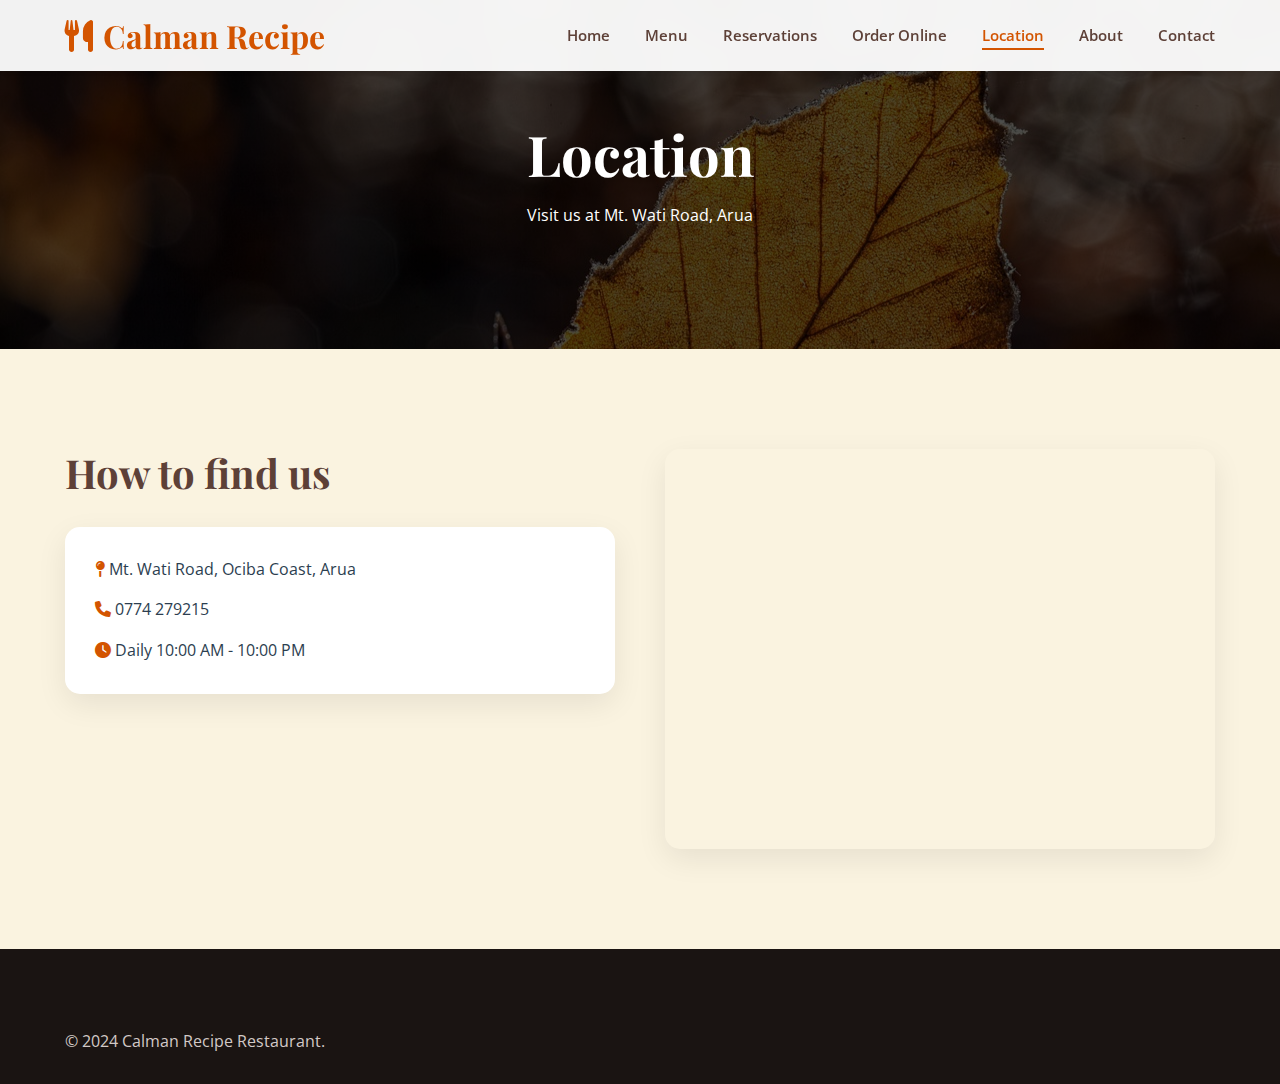
<file: restaurant3/location.html>
<!DOCTYPE html>
<html lang="en">
<head>
    <meta charset="UTF-8">
    <meta name="viewport" content="width=device-width, initial-scale=1.0">
    <title>Find Us | Calman Recipe Restaurant</title>
    <link rel="stylesheet" href="css/style.css">
    <link rel="stylesheet" href="https://cdnjs.cloudflare.com/ajax/libs/font-awesome/6.0.0/css/all.min.css">
    <link href="https://fonts.googleapis.com/css2?family=Playfair+Display:wght@400;700;900&family=Open+Sans:wght@400;600;700&display=swap" rel="stylesheet">
</head>
<body>
    <header>
        <div class="container navbar">
            <a href="index.html" class="logo"><i class="fas fa-utensils"></i> Calman Recipe</a>
            <div class="hamburger"><i class="fas fa-bars"></i></div>
            <nav>
                <ul class="nav-links">
                    <li><a href="index.html">Home</a></li>
                    <li><a href="menu.html">Menu</a></li>
                    <li><a href="reservations.html">Reservations</a></li>
                    <li><a href="order.html">Order Online</a></li>
                    <li><a href="location.html" class="active">Location</a></li>
                    <li><a href="about.html">About</a></li>
                    <li><a href="contact.html">Contact</a></li>
                </ul>
            </nav>
        </div>
    </header>

    <section class="page-header" style="background: linear-gradient(rgba(0,0,0,0.7), rgba(0,0,0,0.7)), url('images/hero-bg.jpg'); background-size: cover; padding: 120px 0; text-align: center; color: white;">
        <div class="container reveal">
            <h1 style="color: white; font-size: 3.5rem;">Location</h1>
            <p>Visit us at Mt. Wati Road, Arua</p>
        </div>
    </section>

    <section class="location-details">
        <div class="container">
            <div style="display: grid; grid-template-columns: 1fr 1fr; gap: 50px; align-items: start;">
                <div class="reveal">
                    <h2 style="font-size: 2.5rem; margin-bottom: 30px;">How to find us</h2>
                    <div style="background: white; padding: 30px; border-radius: var(--radius-md); box-shadow: var(--shadow-md);">
                        <p style="margin-bottom: 15px;"><i class="fas fa-map-pin" style="color: var(--primary-color);"></i> Mt. Wati Road, Ociba Coast, Arua</p>
                        <p style="margin-bottom: 15px;"><i class="fas fa-phone" style="color: var(--primary-color);"></i> 0774 279215</p>
                        <p><i class="fas fa-clock" style="color: var(--primary-color);"></i> Daily 10:00 AM - 10:00 PM</p>
                    </div>
                </div>
                <div class="reveal" style="height: 400px; border-radius: var(--radius-md); overflow: hidden; box-shadow: var(--shadow-md);">
                    <iframe src="https://www.google.com/maps/embed?pb=!1m18!1m12!1m3!1d15933.26788241476!2d30.907304!3d3.03032!2m3!1f0!2f0!3f0!3m2!1i1024!2i768!4f13.1!3m3!1m2!1s0x176e610c85555555%3A0x5555555555555555!2sArua%2C%20Uganda!5e0!3m2!1sen!2sus!4v1625680000000!5m2!1sen!2sus" width="100%" height="100%" style="border:0;" allowfullscreen="" loading="lazy"></iframe>
                </div>
            </div>
        </div>
    </section>

    <footer>
        <div class="container">
            <div class="copyright">
                <p>&copy; 2024 Calman Recipe Restaurant.</p>
            </div>
        </div>
    </footer>
    <script src="js/main.js"></script>
</body>
</html>
</file>
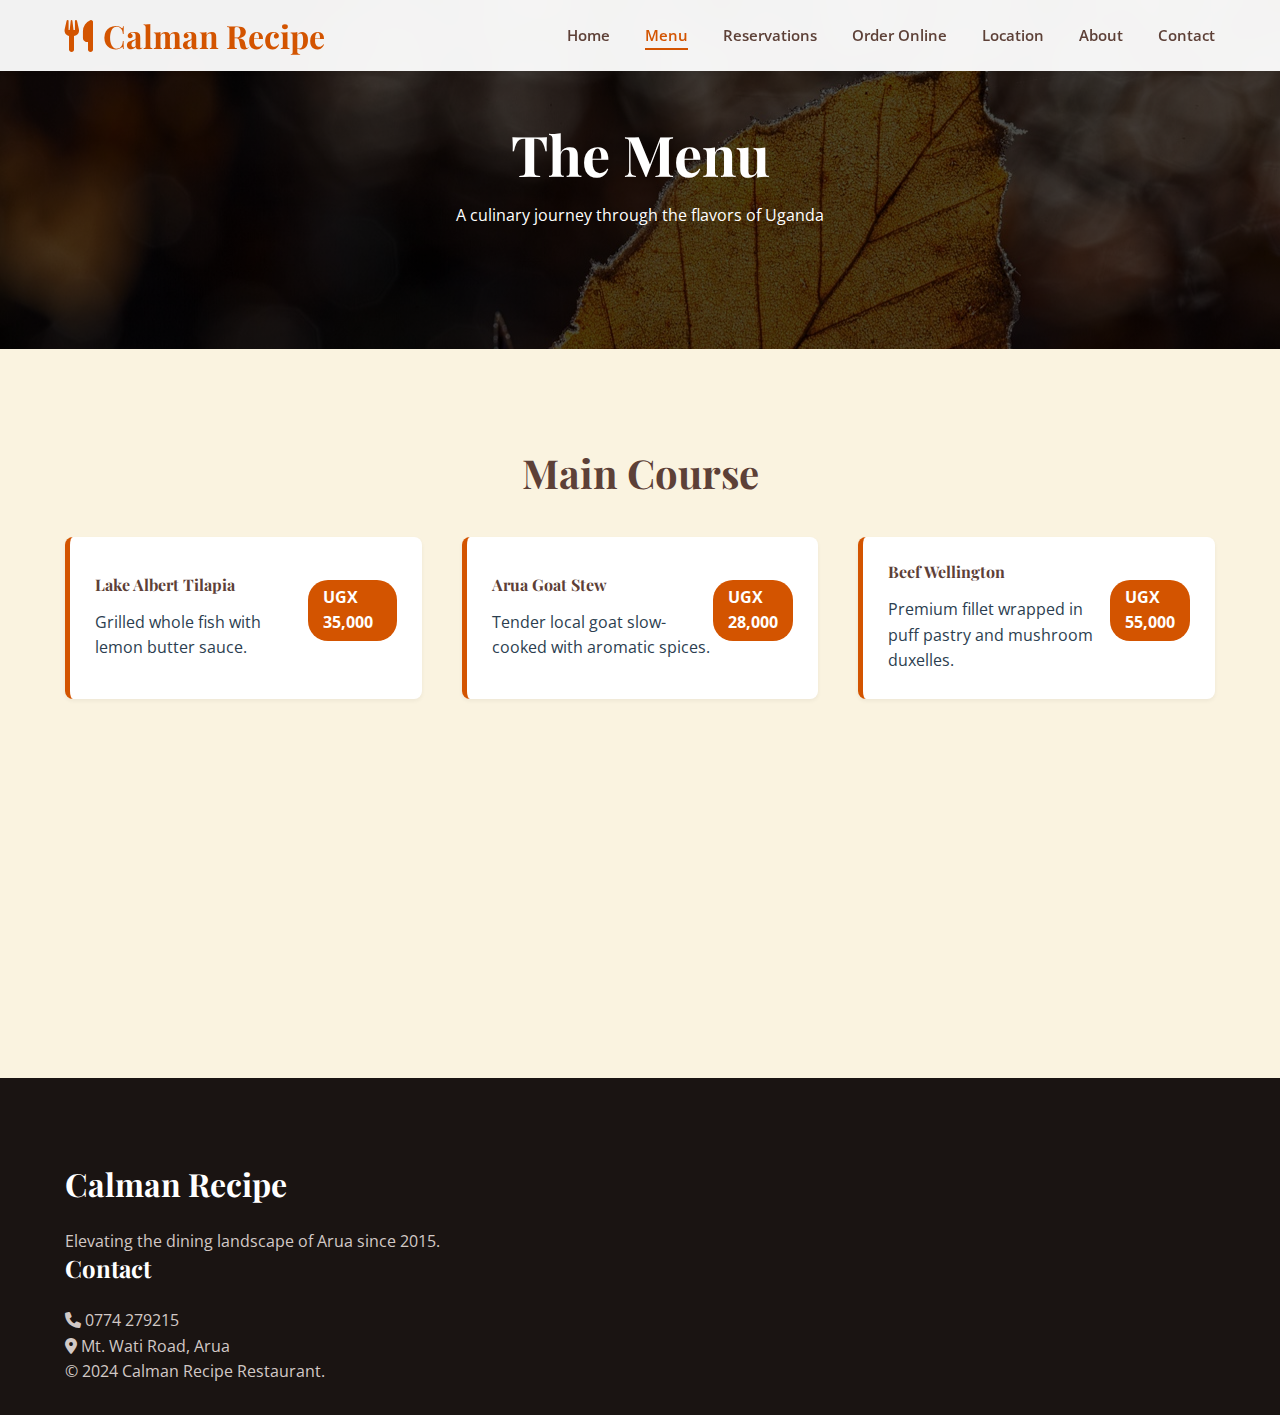
<file: restaurant3/menu.html>
<!DOCTYPE html>
<html lang="en">
<head>
    <meta charset="UTF-8">
    <meta name="viewport" content="width=device-width, initial-scale=1.0">
    <title>Exquisite Menu | Calman Recipe Restaurant</title>
    <link rel="stylesheet" href="css/style.css">
    <link rel="stylesheet" href="https://cdnjs.cloudflare.com/ajax/libs/font-awesome/6.0.0/css/all.min.css">
    <link href="https://fonts.googleapis.com/css2?family=Playfair+Display:wght@400;700;900&family=Open+Sans:wght@400;600;700&display=swap" rel="stylesheet">
</head>
<body>
    <header>
        <div class="container navbar">
            <a href="index.html" class="logo"><i class="fas fa-utensils"></i> Calman Recipe</a>
            <div class="hamburger"><i class="fas fa-bars"></i></div>
            <nav>
                <ul class="nav-links">
                    <li><a href="index.html">Home</a></li>
                    <li><a href="menu.html" class="active">Menu</a></li>
                    <li><a href="reservations.html">Reservations</a></li>
                    <li><a href="order.html">Order Online</a></li>
                    <li><a href="location.html">Location</a></li>
                    <li><a href="about.html">About</a></li>
                    <li><a href="contact.html">Contact</a></li>
                </ul>
            </nav>
        </div>
    </header>

    <section class="page-header" style="background: linear-gradient(rgba(0,0,0,0.7), rgba(0,0,0,0.7)), url('images/hero-bg.jpg'); background-size: cover; padding: 120px 0; text-align: center; color: white;">
        <div class="container reveal">
            <h1 style="color: white; font-size: 3.5rem;">The Menu</h1>
            <p>A culinary journey through the flavors of Uganda</p>
        </div>
    </section>

    <section class="menu-content">
        <div class="container">
            <div class="menu-category reveal">
                <h3 style="font-size: 2.5rem; text-align: center; margin-bottom: 40px;">Main Course</h3>
                <div class="dishes-grid">
                    <div class="menu-item">
                        <div class="item-details">
                            <h4>Lake Albert Tilapia</h4>
                            <p>Grilled whole fish with lemon butter sauce.</p>
                        </div>
                        <span class="price-tag">UGX 35,000</span>
                    </div>
                    <div class="menu-item">
                        <div class="item-details">
                            <h4>Arua Goat Stew</h4>
                            <p>Tender local goat slow-cooked with aromatic spices.</p>
                        </div>
                        <span class="price-tag">UGX 28,000</span>
                    </div>
                    <div class="menu-item">
                        <div class="item-details">
                            <h4>Beef Wellington</h4>
                            <p>Premium fillet wrapped in puff pastry and mushroom duxelles.</p>
                        </div>
                        <span class="price-tag">UGX 55,000</span>
                    </div>
                </div>
            </div>
            
            <div class="menu-category reveal" style="margin-top: 80px;">
                <h3 style="font-size: 2.5rem; text-align: center; margin-bottom: 40px;">Starters & Sides</h3>
                <div class="dishes-grid">
                    <div class="menu-item">
                        <div class="item-details">
                            <h4>Spiced Samosas</h4>
                            <p>Hand-made crispy pastry with vegetable filling.</p>
                        </div>
                        <span class="price-tag">UGX 8,000</span>
                    </div>
                    <div class="menu-item">
                        <div class="item-details">
                            <h4>Garlic Mashed Potatoes</h4>
                            <p>Creamy local potatoes with roasted garlic.</p>
                        </div>
                        <span class="item-price">UGX 12,000</span>
                    </div>
                </div>
            </div>
        </div>
    </section>

    <footer>
        <div class="container">
            <div class="footer-content">
                <div class="footer-col">
                    <a href="#" class="logo" style="color: white; margin-bottom: 20px;">Calman Recipe</a>
                    <p>Elevating the dining landscape of Arua since 2015.</p>
                </div>
                <div class="footer-col">
                    <h3>Contact</h3>
                    <p><i class="fas fa-phone"></i> 0774 279215</p>
                    <p><i class="fas fa-map-marker-alt"></i> Mt. Wati Road, Arua</p>
                </div>
            </div>
            <div class="copyright">
                <p>&copy; 2024 Calman Recipe Restaurant.</p>
            </div>
        </div>
    </footer>
    <script src="js/main.js"></script>
</body>
</html>
</file>
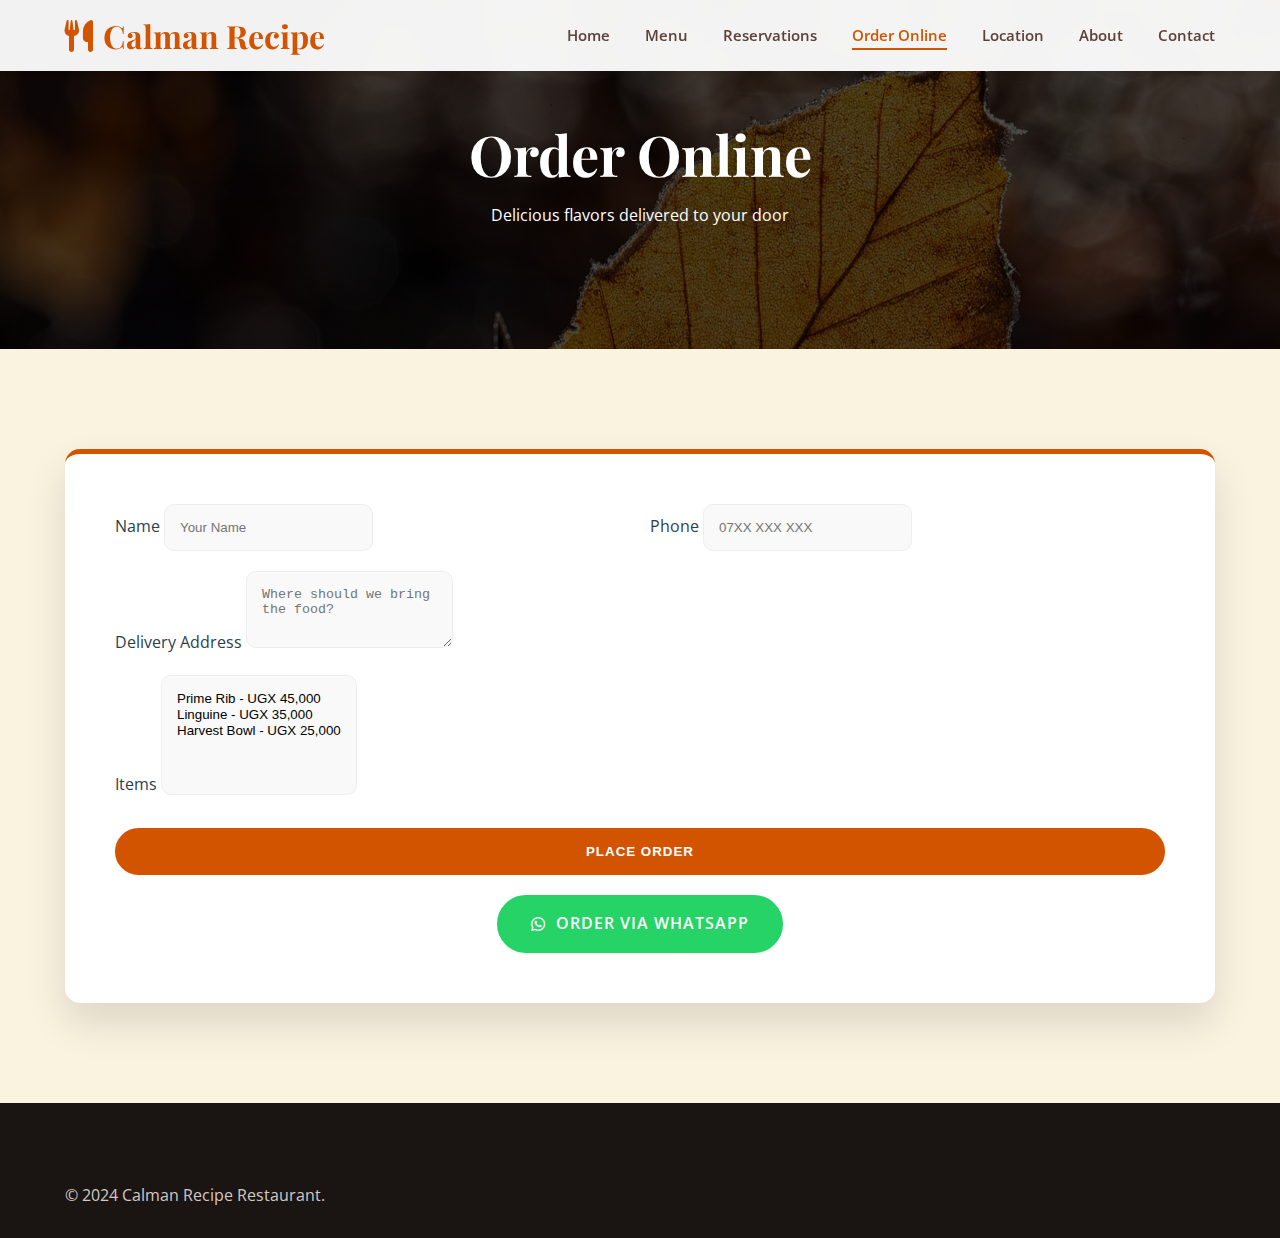
<file: restaurant3/order.html>
<!DOCTYPE html>
<html lang="en">
<head>
    <meta charset="UTF-8">
    <meta name="viewport" content="width=device-width, initial-scale=1.0">
    <title>Order Online | Calman Recipe Restaurant</title>
    <link rel="stylesheet" href="css/style.css">
    <link rel="stylesheet" href="https://cdnjs.cloudflare.com/ajax/libs/font-awesome/6.0.0/css/all.min.css">
    <link href="https://fonts.googleapis.com/css2?family=Playfair+Display:wght@400;700;900&family=Open+Sans:wght@400;600;700&display=swap" rel="stylesheet">
</head>
<body>
    <header>
        <div class="container navbar">
            <a href="index.html" class="logo"><i class="fas fa-utensils"></i> Calman Recipe</a>
            <div class="hamburger"><i class="fas fa-bars"></i></div>
            <nav>
                <ul class="nav-links">
                    <li><a href="index.html">Home</a></li>
                    <li><a href="menu.html">Menu</a></li>
                    <li><a href="reservations.html">Reservations</a></li>
                    <li><a href="order.html" class="active">Order Online</a></li>
                    <li><a href="location.html">Location</a></li>
                    <li><a href="about.html">About</a></li>
                    <li><a href="contact.html">Contact</a></li>
                </ul>
            </nav>
        </div>
    </header>

    <section class="page-header" style="background: linear-gradient(rgba(0,0,0,0.7), rgba(0,0,0,0.7)), url('images/hero-bg.jpg'); background-size: cover; padding: 120px 0; text-align: center; color: white;">
        <div class="container reveal">
            <h1 style="color: white; font-size: 3.5rem;">Order Online</h1>
            <p>Delicious flavors delivered to your door</p>
        </div>
    </section>

    <section class="order-section">
        <div class="container">
            <div class="form-box reveal">
                <form id="order-form">
                    <div style="display: grid; grid-template-columns: 1fr 1fr; gap: 20px;">
                        <div class="form-group">
                            <label>Name</label>
                            <input type="text" name="name" required placeholder="Your Name">
                        </div>
                        <div class="form-group">
                            <label>Phone</label>
                            <input type="tel" name="phone" required placeholder="07XX XXX XXX">
                        </div>
                    </div>
                    <div class="form-group" style="margin-top: 20px;">
                        <label>Delivery Address</label>
                        <textarea name="address" rows="3" required placeholder="Where should we bring the food?"></textarea>
                    </div>
                    <div class="form-group" style="margin-top: 20px;">
                        <label>Items</label>
                        <select name="items" multiple required style="height: 120px;">
                            <option value="steak">Prime Rib - UGX 45,000</option>
                            <option value="pasta">Linguine - UGX 35,000</option>
                            <option value="salad">Harvest Bowl - UGX 25,000</option>
                        </select>
                    </div>
                    <button type="submit" class="btn" style="width: 100%; margin-top: 30px;">Place Order</button>
                    <div style="text-align: center; margin-top: 20px;">
                        <a href="https://wa.me/256774279215" class="btn" style="background-color: #25D366; border-color: #25D366;">
                            <i class="fab fa-whatsapp"></i> Order via WhatsApp
                        </a>
                    </div>
                </form>
            </div>
        </div>
    </section>

    <footer>
        <div class="container">
            <div class="copyright">
                <p>&copy; 2024 Calman Recipe Restaurant.</p>
            </div>
        </div>
    </footer>
    <script src="js/main.js"></script>
</body>
</html>
</file>
<file: css/style.css>
/* Stonehaven Restaurant & Winery - Professional Styles */
@import url('https://fonts.googleapis.com/css2?family=Playfair+Display:ital,wght@0,400..900;1,400..900&family=Inter:wght@300;400;500;600;700&display=swap');

:root {
    --primary: #ff7a00;
    --primary-dark: #e66e00;
    --white: #ffffff;
    --dark: #121212;
    --charcoal: #1f1f1f;
    --gray-light: #f8f9fa;
    --gray: #6c757d;
    --border: #e9ecef;
    --font-heading: 'Playfair Display', serif;
    --font-body: 'Inter', sans-serif;
    --transition: all 0.3s cubic-bezier(0.4, 0, 0.2, 1);
}

* {
    margin: 0;
    padding: 0;
    box-sizing: border-box;
}

html {
    scroll-behavior: smooth;
}

body {
    font-family: var(--font-body);
    color: var(--charcoal);
    line-height: 1.7;
    background-color: var(--white);
    -webkit-font-smoothing: antialiased;
}

/* Typography */
h1, h2, h3, h4 {
    font-family: var(--font-heading);
    color: var(--dark);
    line-height: 1.2;
}

p {
    margin-bottom: 1rem;
    color: var(--gray);
}

/* Layout */
.container {
    max-width: 1200px;
    margin: 0 auto;
    padding: 0 2rem;
}

section {
    padding: 6rem 0;
}

/* Header */
header {
    background: rgba(255, 255, 255, 0.95);
    backdrop-filter: blur(10px);
    padding: 1.25rem 0;
    position: sticky;
    top: 0;
    z-index: 1000;
    box-shadow: 0 2px 20px rgba(0,0,0,0.05);
}

header .container {
    display: flex;
    justify-content: space-between;
    align-items: center;
}

.logo {
    font-family: var(--font-heading);
    font-size: 1.5rem;
    font-weight: 700;
    color: var(--dark);
    text-decoration: none;
    letter-spacing: -0.5px;
}

.logo span {
    color: var(--primary);
}

nav ul {
    display: flex;
    list-style: none;
    gap: 2rem;
}

nav ul li a {
    text-decoration: none;
    color: var(--dark);
    font-weight: 500;
    font-size: 0.9rem;
    text-transform: uppercase;
    letter-spacing: 1px;
    transition: var(--transition);
}

nav ul li a:hover {
    color: var(--primary);
}

/* Hero */
.hero {
    height: 90vh;
    background: linear-gradient(rgba(0,0,0,0.4), rgba(0,0,0,0.4)), url('../assets/images/hero.jpg') center/cover;
    display: flex;
    align-items: center;
    color: var(--white);
    text-align: center;
}

.hero h1 {
    font-size: clamp(3rem, 8vw, 5rem);
    margin-bottom: 1.5rem;
    color: var(--white);
}

.hero p {
    font-size: 1.25rem;
    color: rgba(255,255,255,0.9);
    margin-bottom: 2.5rem;
    max-width: 600px;
    margin-left: auto;
    margin-right: auto;
}

/* Buttons */
.btn {
    display: inline-block;
    padding: 1rem 2rem;
    background: var(--primary);
    color: var(--white);
    text-decoration: none;
    border-radius: 2px;
    font-weight: 600;
    text-transform: uppercase;
    letter-spacing: 1.5px;
    font-size: 0.8rem;
    transition: var(--transition);
    border: 1px solid var(--primary);
    cursor: pointer;
}

.btn:hover {
    background: var(--primary-dark);
    transform: translateY(-3px);
    box-shadow: 0 10px 20px rgba(255, 122, 0, 0.2);
}

.btn-outline {
    background: transparent;
    border-color: var(--white);
    color: var(--white);
}

.btn-outline:hover {
    background: var(--white);
    color: var(--dark);
    border-color: var(--white);
}

/* Section Header */
.section-header {
    text-align: center;
    max-width: 700px;
    margin: 0 auto 4rem;
}

.section-header h2 {
    font-size: 2.5rem;
    margin-bottom: 1rem;
}

.section-header .subtitle {
    color: var(--primary);
    text-transform: uppercase;
    letter-spacing: 2px;
    font-weight: 600;
    font-size: 0.8rem;
    display: block;
    margin-bottom: 0.5rem;
}

/* Grid Components */
.grid {
    display: grid;
    gap: 2rem;
}

.grid-2 { grid-template-columns: repeat(2, 1fr); }
.grid-3 { grid-template-columns: repeat(3, 1fr); }

/* Menu Tabs */
.menu-tabs {
    display: flex;
    justify-content: center;
    gap: 1rem;
    margin-bottom: 4rem;
    flex-wrap: wrap;
}

.tab-btn {
    background: none;
    border: none;
    font-family: var(--font-heading);
    font-size: 1.25rem;
    color: var(--gray);
    cursor: pointer;
    padding: 0.5rem 1rem;
    transition: var(--transition);
    position: relative;
}

.tab-btn::after {
    content: '';
    position: absolute;
    bottom: 0;
    left: 50%;
    width: 0;
    height: 2px;
    background: var(--primary);
    transition: var(--transition);
    transform: translateX(-50%);
}

.tab-btn.active {
    color: var(--dark);
}

.tab-btn.active::after {
    width: 100%;
}

.menu-section {
    display: none;
}

.menu-section.active {
    display: block;
}

.menu-item {
    display: flex;
    justify-content: space-between;
    margin-bottom: 2rem;
    padding-bottom: 1rem;
    border-bottom: 1px solid var(--border);
}

.menu-item h4 {
    font-size: 1.1rem;
    margin-bottom: 0.25rem;
}

.menu-item .price {
    font-weight: 700;
    color: var(--primary);
}

/* Cards */
.card {
    background: var(--white);
    padding: 2.5rem;
    border: 1px solid var(--border);
    transition: var(--transition);
}

.card:hover {
    border-color: var(--primary);
    transform: translateY(-5px);
}

/* Gallery */
.gallery-grid {
    display: grid;
    grid-template-columns: repeat(auto-fill, minmax(300px, 1fr));
    gap: 1rem;
}

.gallery-item {
    position: relative;
    overflow: hidden;
    aspect-ratio: 1;
}

.gallery-item img {
    width: 100%;
    height: 100%;
    object-fit: cover;
    transition: transform 0.6s cubic-bezier(0.4, 0, 0.2, 1);
}

.gallery-item:hover img {
    transform: scale(1.1);
}

/* Footer */
footer {
    background: var(--dark);
    color: var(--white);
    padding: 5rem 0 2rem;
}

.footer-grid {
    display: grid;
    grid-template-columns: 2fr 1fr 1fr;
    gap: 4rem;
    margin-bottom: 4rem;
}

.footer-logo {
    font-family: var(--font-heading);
    font-size: 1.5rem;
    color: var(--white);
    margin-bottom: 1.5rem;
}

.footer-logo span { color: var(--primary); }

footer h4 {
    color: var(--white);
    margin-bottom: 1.5rem;
    text-transform: uppercase;
    font-size: 0.9rem;
    letter-spacing: 1px;
}

footer ul {
    list-style: none;
}

footer ul li {
    margin-bottom: 0.75rem;
}

footer ul li a {
    color: rgba(255,255,255,0.6);
    text-decoration: none;
    transition: var(--transition);
}

footer ul li a:hover {
    color: var(--primary);
}

.copyright {
    text-align: center;
    padding-top: 2rem;
    border-top: 1px solid rgba(255,255,255,0.1);
    color: rgba(255,255,255,0.4);
    font-size: 0.8rem;
}

/* Mobile Nav */
.hamburger {
    display: none;
    cursor: pointer;
    font-size: 1.5rem;
}

@media (max-width: 992px) {
    .grid-2, .grid-3 { grid-template-columns: 1fr; }
    .footer-grid { grid-template-columns: 1fr; gap: 2rem; }
}

@media (max-width: 768px) {
    nav {
        display: none;
        position: absolute;
        top: 100%;
        left: 0;
        width: 100%;
        background: var(--white);
        padding: 2rem;
        box-shadow: 0 10px 20px rgba(0,0,0,0.1);
    }
    nav.active { display: block; }
    nav ul { flex-direction: column; gap: 1rem; }
    .hamburger { display: block; }
}
</file>
<file: restaurant3/css/style.css>
:root {
    --primary-color: #D35400; /* Burnt Orange */
    --secondary-color: #5D4037; /* Dark Brown */
    --accent-color: #F39C12; /* Golden Orange */
    --text-color: #2C3E50; /* Dark Slate */
    --bg-color: #FAF3E0; /* Cream */
    --white: #FFFFFF;
    --light-gray: #f4f4f4;
    --transition: all 0.4s cubic-bezier(0.165, 0.84, 0.44, 1);
    --shadow-sm: 0 2px 4px rgba(0,0,0,0.05);
    --shadow-md: 0 10px 30px rgba(0,0,0,0.08);
    --shadow-lg: 0 20px 40px rgba(0,0,0,0.12);
    --radius-sm: 8px;
    --radius-md: 15px;
    --radius-lg: 30px;
}

* {
    margin: 0;
    padding: 0;
    box-sizing: border-box;
}

body {
    font-family: 'Open Sans', sans-serif;
    line-height: 1.6;
    color: var(--text-color);
    background-color: var(--bg-color);
    overflow-x: hidden;
}

h1, h2, h3, h4, h5, h6 {
    font-family: 'Playfair Display', serif;
    color: var(--secondary-color);
    margin-bottom: 1rem;
    line-height: 1.2;
}

a {
    text-decoration: none;
    color: inherit;
    transition: var(--transition);
}

ul {
    list-style: none;
}

img {
    max-width: 100%;
    height: auto;
    display: block;
}

.container {
    max-width: 1200px;
    margin: 0 auto;
    padding: 0 25px;
}

/* Glassmorphism Elements */
.glass {
    background: rgba(255, 255, 255, 0.9);
    backdrop-filter: blur(10px);
    -webkit-backdrop-filter: blur(10px);
    border: 1px solid rgba(255, 255, 255, 0.2);
}

.btn {
    display: inline-flex;
    align-items: center;
    justify-content: center;
    gap: 10px;
    padding: 14px 32px;
    background-color: var(--primary-color);
    color: var(--white);
    border-radius: var(--radius-lg);
    font-weight: 600;
    text-transform: uppercase;
    letter-spacing: 1px;
    border: 2px solid var(--primary-color);
    cursor: pointer;
    transition: var(--transition);
    position: relative;
    overflow: hidden;
    z-index: 1;
}

.btn::before {
    content: '';
    position: absolute;
    top: 0;
    left: -100%;
    width: 100%;
    height: 100%;
    background: rgba(255,255,255,0.2);
    transition: var(--transition);
    z-index: -1;
}

.btn:hover::before {
    left: 0;
}

.btn:hover {
    color: var(--primary-color);
    background-color: transparent;
    transform: translateY(-3px);
    box-shadow: 0 10px 20px rgba(211, 84, 0, 0.2);
}

.btn-secondary {
    background-color: transparent;
    border-color: var(--white);
    color: var(--white);
}

.btn-secondary:hover {
    background-color: var(--white);
    color: var(--primary-color);
    border-color: var(--white);
}

/* Header & Navigation */
header {
    background-color: rgba(255, 255, 255, 0.95);
    backdrop-filter: blur(10px);
    box-shadow: var(--shadow-sm);
    position: fixed;
    width: 100%;
    top: 0;
    z-index: 1000;
    padding: 10px 0;
    transition: var(--transition);
}

header.scrolled {
    padding: 5px 0;
    background-color: var(--white);
}

.navbar {
    display: flex;
    justify-content: space-between;
    align-items: center;
}

.logo {
    font-family: 'Playfair Display', serif;
    font-size: 2rem;
    font-weight: 700;
    color: var(--primary-color);
    display: flex;
    align-items: center;
    gap: 10px;
}

.nav-links {
    display: flex;
    gap: 35px;
}

.nav-links a {
    font-weight: 600;
    color: var(--secondary-color);
    font-size: 0.95rem;
    position: relative;
}

.nav-links a::after {
    content: '';
    position: absolute;
    bottom: -5px;
    left: 0;
    width: 0;
    height: 2px;
    background-color: var(--primary-color);
    transition: var(--transition);
}

.nav-links a:hover::after, .nav-links a.active::after {
    width: 100%;
}

.nav-links a:hover, .nav-links a.active {
    color: var(--primary-color);
}

.hamburger {
    display: none;
    cursor: pointer;
    font-size: 1.5rem;
    color: var(--secondary-color);
}

/* Hero Section */
.hero {
    background: linear-gradient(rgba(0,0,0,0.6), rgba(0,0,0,0.4)), url('../images/hero-bg.jpg');
    background-size: cover;
    background-position: center;
    background-attachment: fixed;
    height: 100vh;
    display: flex;
    align-items: center;
    justify-content: center;
    text-align: center;
    color: var(--white);
    position: relative;
}

.hero::after {
    content: '';
    position: absolute;
    bottom: 0;
    left: 0;
    width: 100%;
    height: 150px;
    background: linear-gradient(transparent, var(--bg-color));
}

.hero h1 {
    font-size: 4.5rem;
    color: var(--white);
    margin-bottom: 20px;
    text-shadow: 2px 2px 10px rgba(0,0,0,0.3);
}

.hero p {
    font-size: 1.4rem;
    margin-bottom: 40px;
    max-width: 800px;
    margin-left: auto;
    margin-right: auto;
}

/* Sections */
section {
    padding: 100px 0;
}

.section-title {
    text-align: center;
    margin-bottom: 70px;
}

.section-title h2 {
    font-size: 3rem;
    color: var(--secondary-color);
    position: relative;
    display: inline-block;
    margin-bottom: 20px;
}

.section-title h2::after {
    content: '';
    position: absolute;
    bottom: -10px;
    left: 50%;
    transform: translateX(-50%);
    width: 80px;
    height: 3px;
    background: var(--primary-color);
}

/* Dish Cards */
.dishes-grid {
    display: grid;
    grid-template-columns: repeat(auto-fit, minmax(320px, 1fr));
    gap: 40px;
}

.dish-card {
    background: var(--white);
    border-radius: var(--radius-md);
    overflow: hidden;
    box-shadow: var(--shadow-md);
    transition: var(--transition);
    border: 1px solid rgba(0,0,0,0.03);
}

.dish-card:hover {
    transform: translateY(-15px);
    box-shadow: var(--shadow-lg);
}

.dish-img {
    height: 280px;
    overflow: hidden;
    position: relative;
}

.dish-img img {
    width: 100%;
    height: 100%;
    object-fit: cover;
    transition: transform 0.8s ease;
}

.dish-card:hover .dish-img img {
    transform: scale(1.1);
}

.dish-info {
    padding: 30px;
    text-align: center;
}

.dish-info h3 {
    font-size: 1.6rem;
    margin-bottom: 10px;
}

.price-tag {
    background: var(--primary-color);
    color: white;
    padding: 5px 15px;
    border-radius: 20px;
    font-weight: 700;
    display: inline-block;
    margin-bottom: 15px;
}

/* Menu Page Styles */
.menu-nav {
    display: flex;
    justify-content: center;
    gap: 20px;
    margin-bottom: 50px;
    flex-wrap: wrap;
}

.menu-nav-btn {
    padding: 10px 25px;
    border-radius: 30px;
    background: white;
    border: 1px solid #ddd;
    cursor: pointer;
    font-weight: 600;
    transition: var(--transition);
}

.menu-nav-btn.active, .menu-nav-btn:hover {
    background: var(--primary-color);
    color: white;
    border-color: var(--primary-color);
}

.menu-item {
    background: var(--white);
    padding: 25px;
    border-radius: var(--radius-sm);
    display: flex;
    justify-content: space-between;
    align-items: center;
    box-shadow: var(--shadow-sm);
    border-left: 5px solid var(--primary-color);
    transition: var(--transition);
}

.menu-item:hover {
    transform: translateX(10px);
    box-shadow: var(--shadow-md);
}

/* Forms */
.form-box {
    background: var(--white);
    padding: 50px;
    border-radius: var(--radius-md);
    box-shadow: var(--shadow-lg);
    border-top: 5px solid var(--primary-color);
}

input, select, textarea {
    border: 1px solid #eee !important;
    background: #f9f9f9 !important;
    border-radius: 10px !important;
    padding: 15px !important;
    transition: var(--transition) !important;
}

input:focus, select:focus, textarea:focus {
    background: white !important;
    border-color: var(--primary-color) !important;
    box-shadow: 0 0 0 4px rgba(211, 84, 0, 0.1) !important;
}

/* Gallery */
.gallery-grid {
    display: grid;
    grid-template-columns: repeat(auto-fill, minmax(250px, 1fr));
    gap: 15px;
}

.gallery-item {
    height: 250px;
    border-radius: var(--radius-sm);
    overflow: hidden;
    cursor: pointer;
}

.gallery-item img {
    width: 100%;
    height: 100%;
    object-fit: cover;
    transition: var(--transition);
}

.gallery-item:hover img {
    transform: scale(1.1) rotate(2deg);
}

/* Footer */
footer {
    background-color: #1a1412;
    color: #d2c9c6;
    padding: 80px 0 30px;
}

.footer-col h3 {
    color: var(--white);
    font-size: 1.5rem;
    margin-bottom: 25px;
}

/* Reveal Animations */
.reveal {
    opacity: 0;
    transform: translateY(30px);
    transition: 1s all ease;
}

.reveal.active {
    opacity: 1;
    transform: translateY(0);
}

@media (max-width: 768px) {
    .hero h1 { font-size: 2.8rem; }
    .hero p { font-size: 1.1rem; }
    .nav-links {
        position: fixed;
        top: 0;
        right: -100%;
        width: 80%;
        height: 100vh;
        background: white;
        flex-direction: column;
        padding: 100px 40px;
        z-index: 999;
    }
    .nav-links.active { right: 0; }
    .hamburger { display: block; z-index: 1001; }
}
</file>
